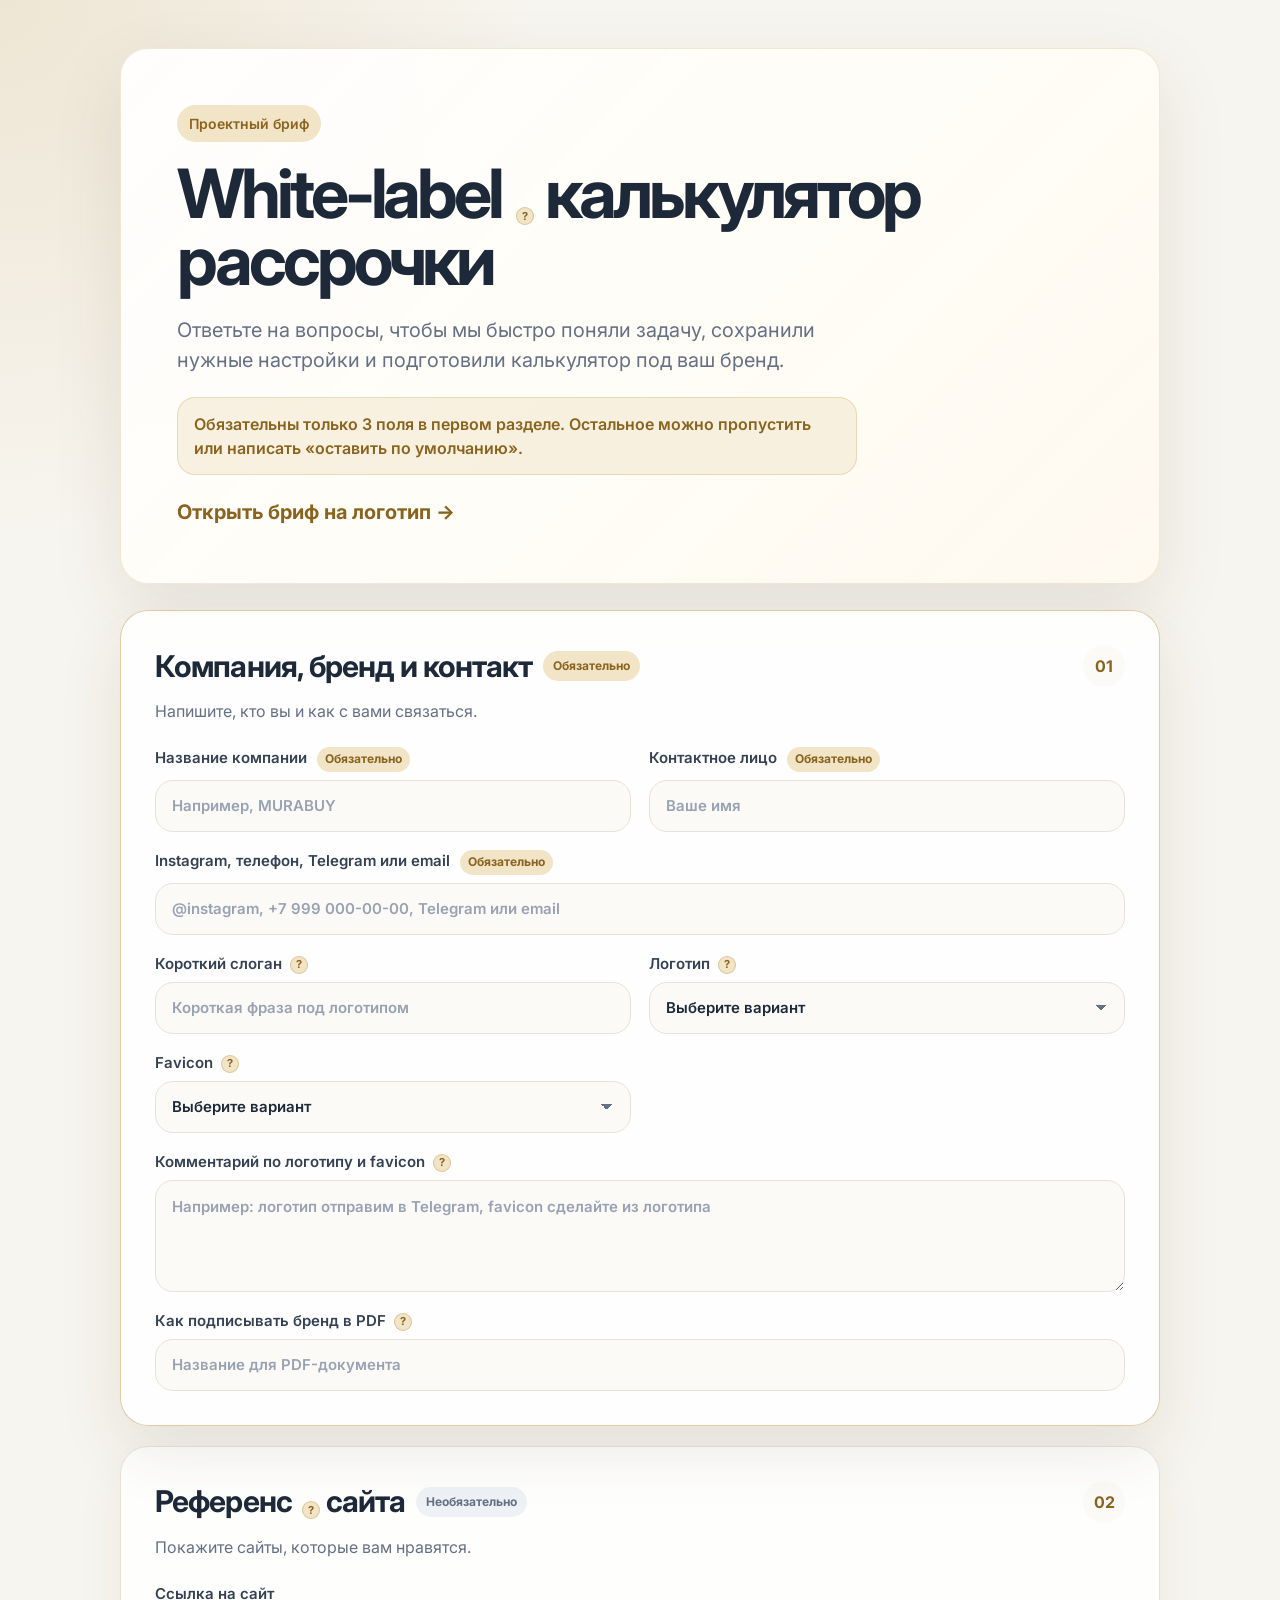
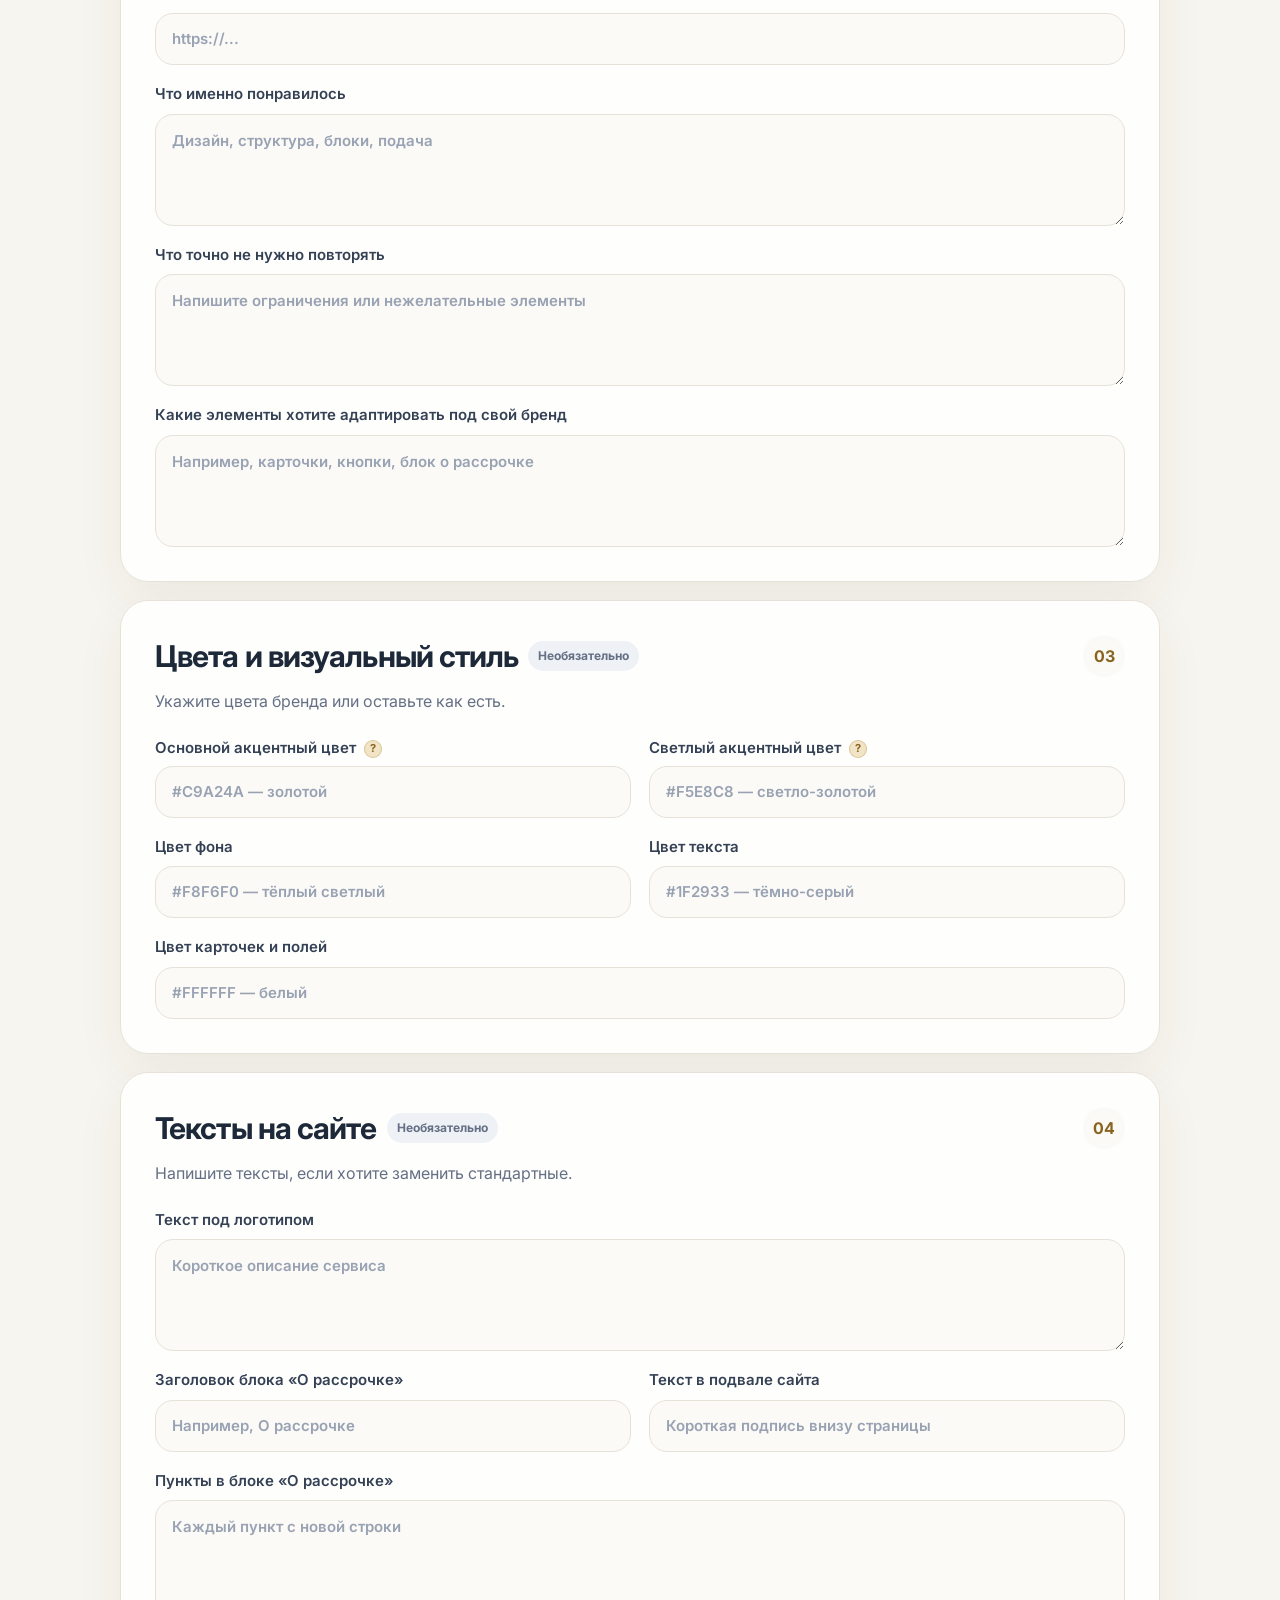
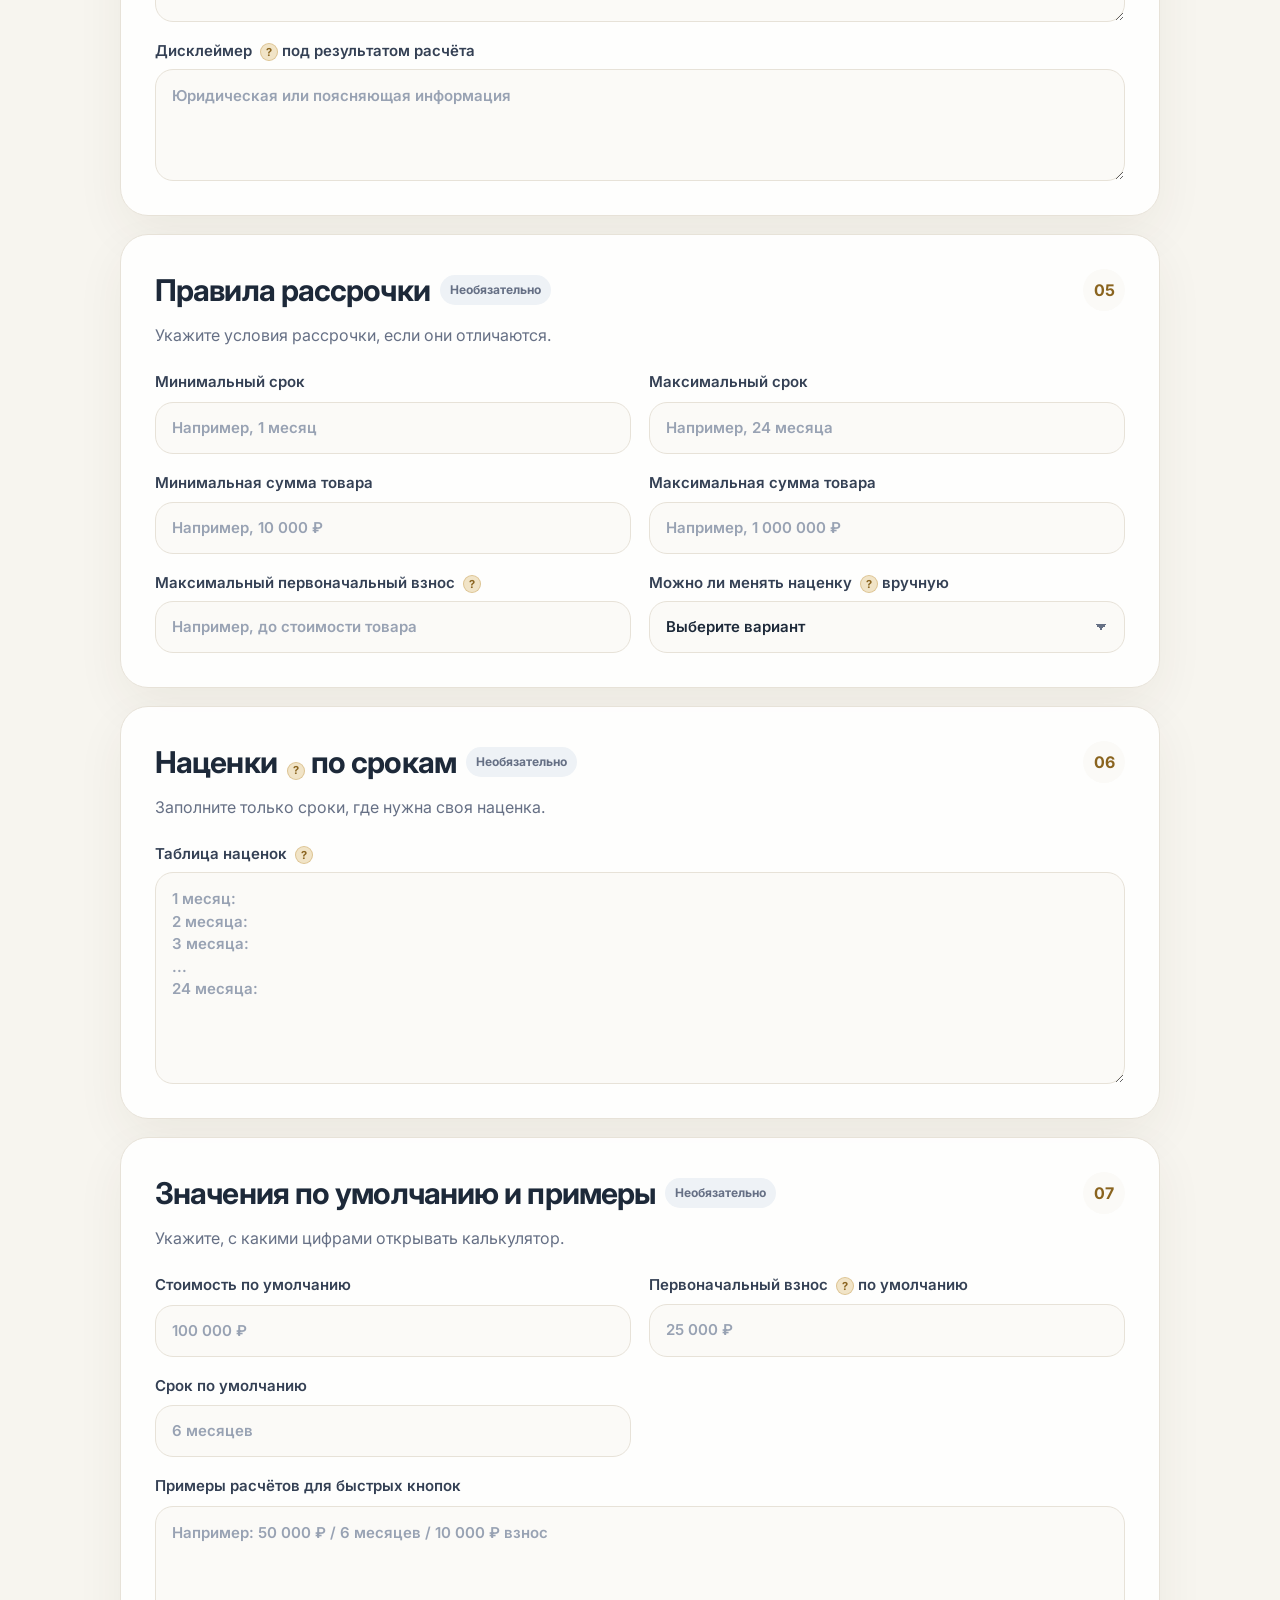
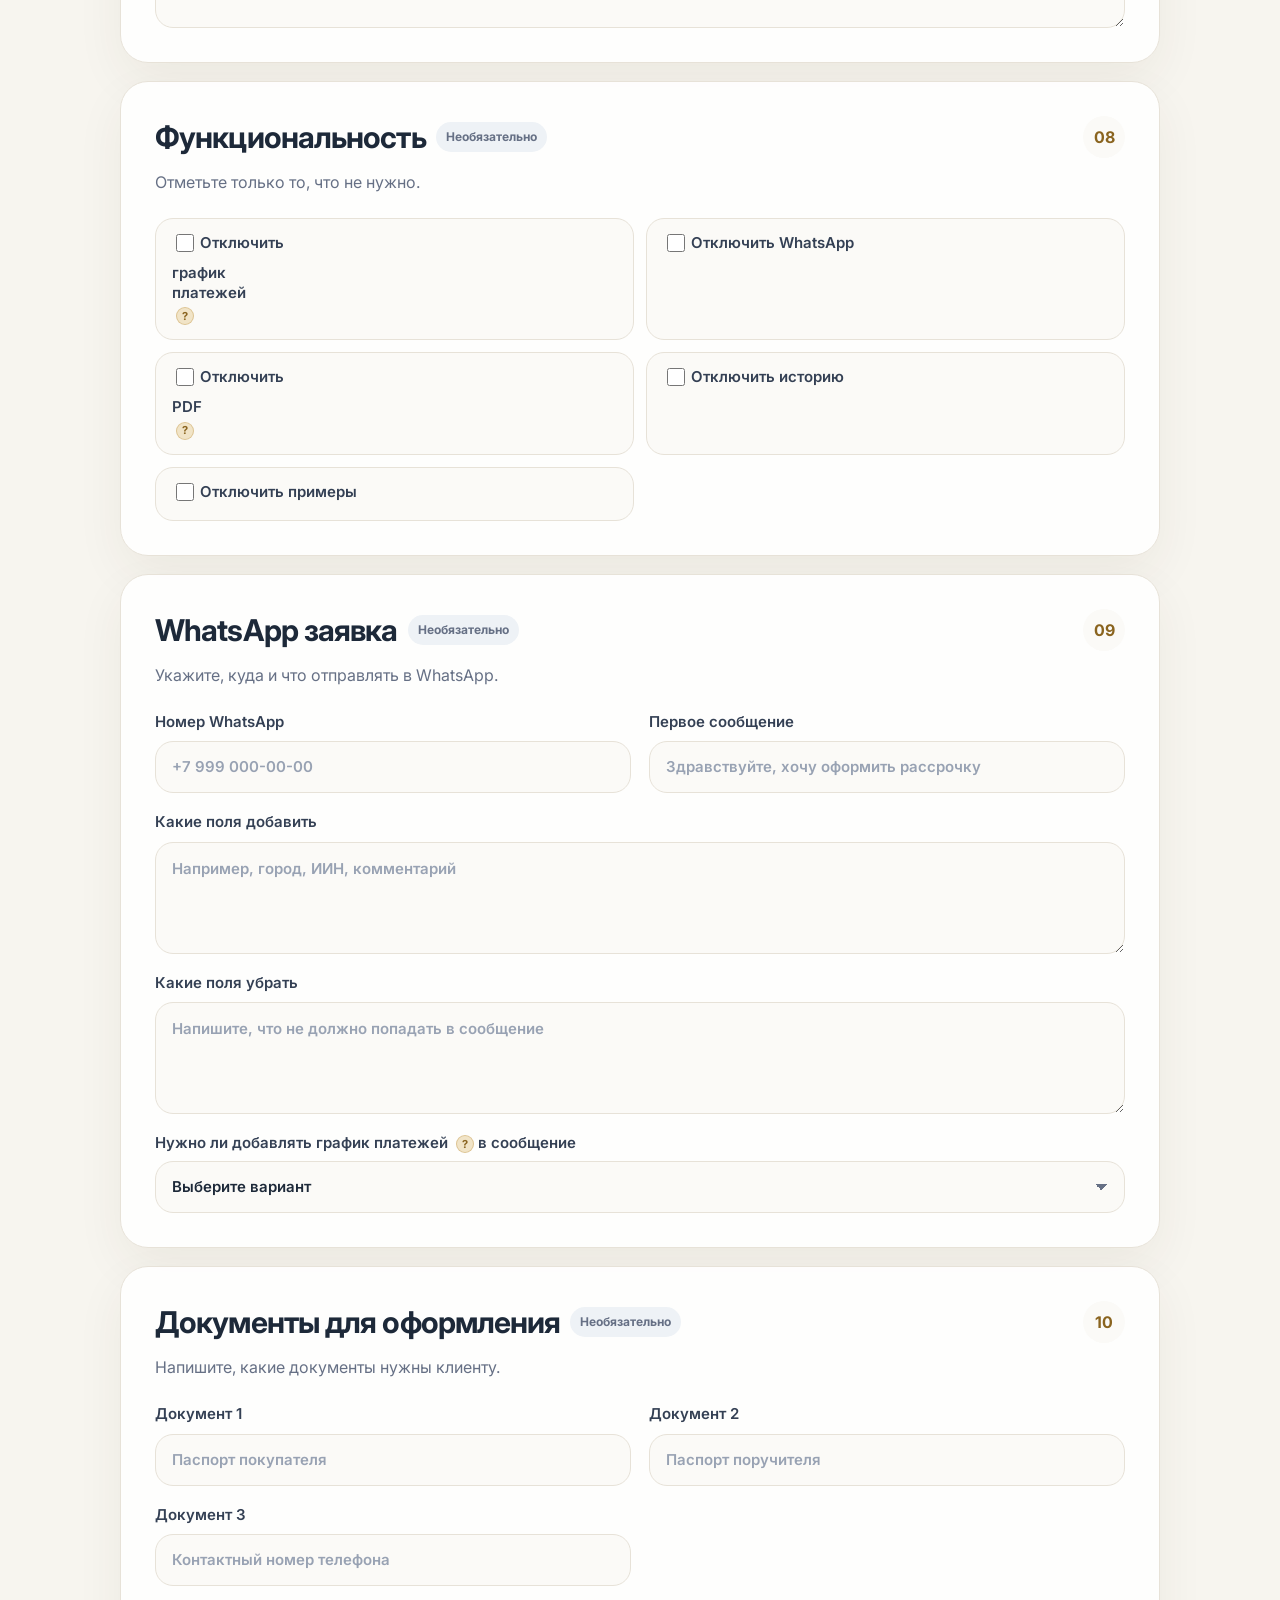
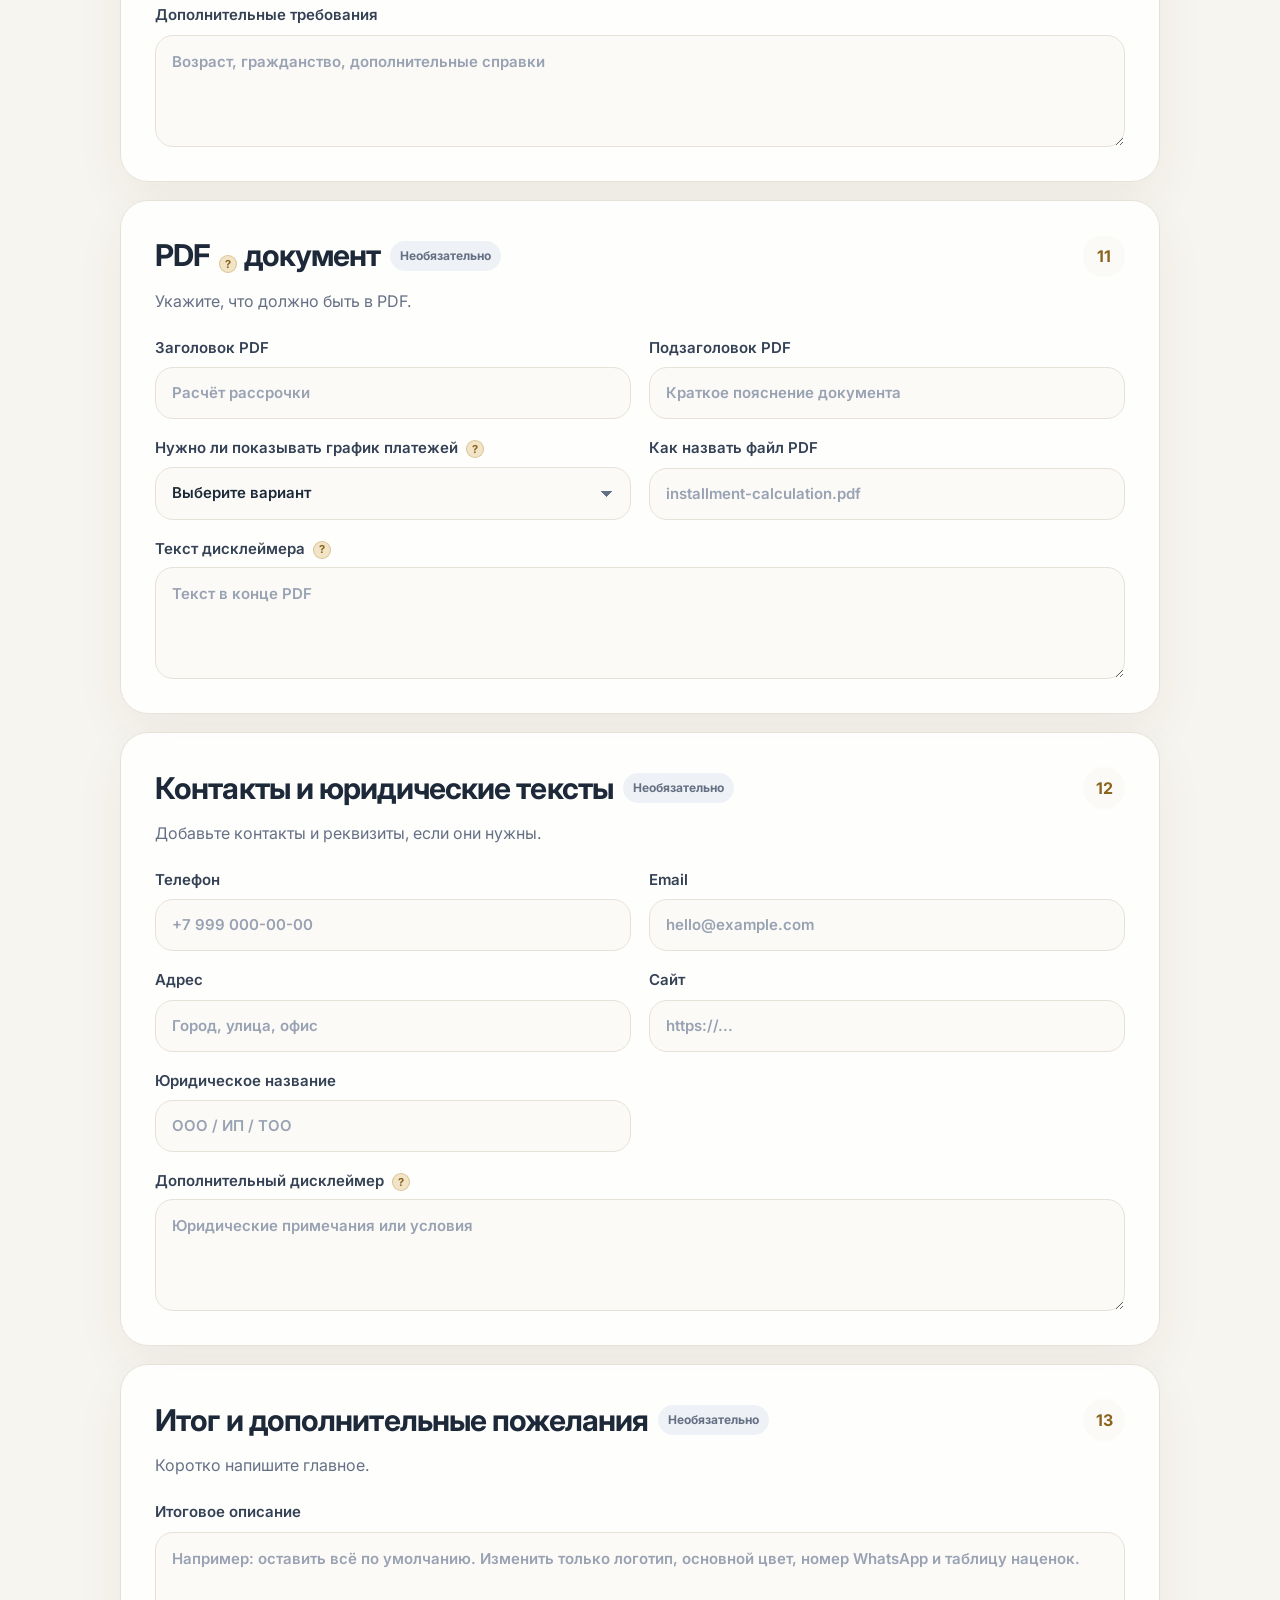
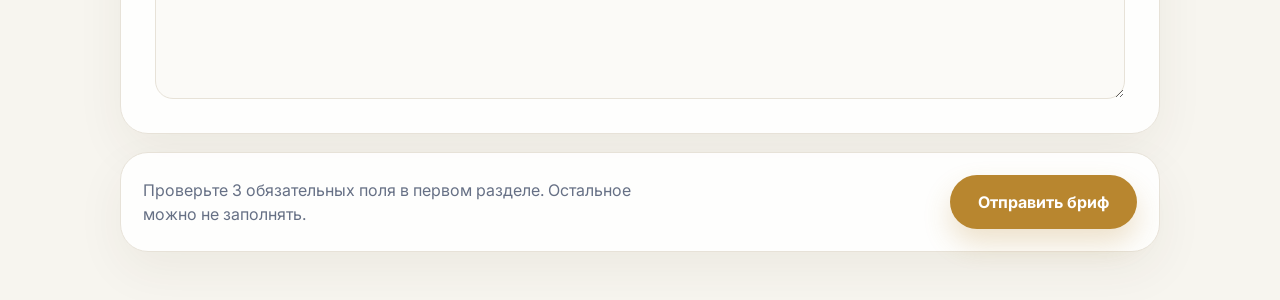
<file: index.html>
<!doctype html>
<html lang="ru">
  <head>
    <meta charset="UTF-8" />
    <meta name="viewport" content="width=device-width, initial-scale=1.0" />
    <title>Бриф для white-label калькулятора рассрочки</title>
    <link rel="preconnect" href="https://fonts.googleapis.com" />
    <link rel="preconnect" href="https://fonts.gstatic.com" crossorigin />
    <link
      href="https://fonts.googleapis.com/css2?family=Inter:wght@400;500;600;700&display=swap"
      rel="stylesheet"
    />
    <link rel="stylesheet" href="styles.css" />
  </head>
  <body>
    <main class="page">
      <section class="hero" aria-labelledby="page-title">
        <div class="hero__badge">Проектный бриф</div>
        <h1 id="page-title">
          <span class="term">
            White-label
            <button type="button" class="term-tip" aria-label="Что такое White-label" aria-expanded="false">
              <span aria-hidden="true">?</span>
            </button>
            <span class="term-tip__popup" role="tooltip">
              Готовый продукт под вашим брендом: своё название, логотип и цвета вместо чужих.
            </span>
          </span>
          калькулятор рассрочки
        </h1>
        <p>
          Ответьте на вопросы, чтобы мы быстро поняли задачу, сохранили нужные настройки
          и подготовили калькулятор под ваш бренд.
        </p>
        <p class="hero__hint">
          Обязательны только 3 поля в первом разделе. Остальное можно пропустить или написать
          «оставить по умолчанию».
        </p>
        <p>
          <a href="/logo/">Открыть бриф на логотип →</a>
        </p>
      </section>

      <nav class="brief-nav" aria-label="Навигация по брифу">
        <a href="#company" class="brief-nav__link is-active">Компания</a>
        <a href="#reference" class="brief-nav__link">Референс</a>
        <a href="#style" class="brief-nav__link">Стиль</a>
        <a href="#content" class="brief-nav__link">Тексты</a>
        <a href="#rules" class="brief-nav__link">Правила</a>
        <a href="#markup" class="brief-nav__link">Наценки</a>
        <a href="#defaults" class="brief-nav__link">Примеры</a>
        <a href="#features" class="brief-nav__link">Функции</a>
        <a href="#whatsapp" class="brief-nav__link">WhatsApp</a>
        <a href="#documents" class="brief-nav__link">Документы</a>
        <a href="#pdf" class="brief-nav__link">PDF</a>
        <a href="#contacts" class="brief-nav__link">Контакты</a>
        <a href="#summary" class="brief-nav__link">Итог</a>
      </nav>

      <form class="brief-form" id="brief-form">
        <section class="form-section" id="company" aria-labelledby="company-title">
          <div class="section-heading">
            <span class="section-number">01</span>
            <div>
              <div class="section-title">
                <h2 id="company-title">Компания, бренд и контакт</h2>
                <span class="section-meta section-meta--required">Обязательно</span>
              </div>
              <p>Напишите, кто вы и как с вами связаться.</p>
            </div>
          </div>

          <div class="form-grid">
            <label>
              <span class="field-label">Название компании <span class="required-badge">Обязательно</span></span>
              <input name="companyName" type="text" placeholder="Например, MURABUY" required />
            </label>
            <label>
              <span class="field-label">Контактное лицо <span class="required-badge">Обязательно</span></span>
              <input name="contactName" type="text" placeholder="Ваше имя" required />
            </label>
            <label class="form-grid__wide">
              <span class="field-label">Instagram, телефон, Telegram или email <span class="required-badge">Обязательно</span></span>
              <input name="contactInfo" type="text" placeholder="@instagram, +7 999 000-00-00, Telegram или email" required />
            </label>
            <label>
              <span class="field-label">
                <span class="term">
                  Короткий слоган
                  <button type="button" class="term-tip" aria-label="Что такое слоган" aria-expanded="false">
                    <span aria-hidden="true">?</span>
                  </button>
                  <span class="term-tip__popup" role="tooltip">
                    Короткая фраза рядом с брендом, которая передаёт суть сервиса.
                  </span>
                </span>
              </span>
              <input name="tagline" type="text" placeholder="Короткая фраза под логотипом" />
            </label>
            <label>
              <span class="field-label">
                <span class="term">
                  Логотип
                  <button type="button" class="term-tip" aria-label="Что такое логотип" aria-expanded="false">
                    <span aria-hidden="true">?</span>
                  </button>
                  <span class="term-tip__popup" role="tooltip">
                    Фирменный знак или название компании в шапке сайта и в документах.
                  </span>
                </span>
              </span>
              <select name="logoSource">
                <option value="">Выберите вариант</option>
                <option>Прикрепим файл отдельно</option>
                <option>Возьмите с нашего сайта</option>
                <option>Используйте текстовое название</option>
                <option>Подготовим позже</option>
                <option>Оставить по умолчанию</option>
              </select>
            </label>
            <label>
              <span class="field-label">
                <span class="term">
                  Favicon
                  <button type="button" class="term-tip" aria-label="Что такое Favicon" aria-expanded="false">
                    <span aria-hidden="true">?</span>
                  </button>
                  <span class="term-tip__popup" role="tooltip">
                    Маленькая иконка сайта на вкладке браузера и в закладках.
                  </span>
                </span>
              </span>
              <select name="faviconSource">
                <option value="">Выберите вариант</option>
                <option>Сделать из логотипа</option>
                <option>Прикрепим файл отдельно</option>
                <option>Не нужен</option>
                <option>Подготовим позже</option>
                <option>Оставить по умолчанию</option>
              </select>
            </label>
            <label class="form-grid__wide">
              <span class="field-label">
                Комментарий по логотипу и
                <span class="term">
                  favicon
                  <button type="button" class="term-tip" aria-label="Что такое favicon" aria-expanded="false">
                    <span aria-hidden="true">?</span>
                  </button>
                  <span class="term-tip__popup" role="tooltip">
                    Маленькая иконка сайта на вкладке браузера и в закладках.
                  </span>
                </span>
              </span>
              <textarea name="brandAssetsComment" rows="3" placeholder="Например: логотип отправим в Telegram, favicon сделайте из логотипа"></textarea>
            </label>
            <label class="form-grid__wide">
              <span class="field-label">
                Как подписывать бренд в
                <span class="term">
                  PDF
                  <button type="button" class="term-tip" aria-label="Что такое PDF" aria-expanded="false">
                    <span aria-hidden="true">?</span>
                  </button>
                  <span class="term-tip__popup" role="tooltip">
                    Документ с расчётом рассрочки, который можно скачать и отправить клиенту.
                  </span>
                </span>
              </span>
              <input name="pdfBrandName" type="text" placeholder="Название для PDF-документа" />
            </label>
          </div>
        </section>

        <section class="form-section" id="reference" aria-labelledby="reference-title">
          <div class="section-heading">
            <span class="section-number">02</span>
            <div>
              <div class="section-title">
                <h2 id="reference-title">
                  <span class="term">
                    Референс
                    <button type="button" class="term-tip" aria-label="Что такое референс" aria-expanded="false">
                      <span aria-hidden="true">?</span>
                    </button>
                    <span class="term-tip__popup" role="tooltip">
                      Пример сайта или дизайна, на который ориентируемся при сборке.
                    </span>
                  </span>
                  сайта
                </h2>
                <span class="section-meta">Необязательно</span>
              </div>
              <p>Покажите сайты, которые вам нравятся.</p>
            </div>
          </div>

          <div class="form-grid">
            <label class="form-grid__wide">
              Ссылка на сайт
              <input name="referenceUrl" type="url" placeholder="https://..." />
            </label>
            <label class="form-grid__wide">
              Что именно понравилось
              <textarea name="referenceLikes" rows="3" placeholder="Дизайн, структура, блоки, подача"></textarea>
            </label>
            <label class="form-grid__wide">
              Что точно не нужно повторять
              <textarea name="referenceDislikes" rows="3" placeholder="Напишите ограничения или нежелательные элементы"></textarea>
            </label>
            <label class="form-grid__wide">
              Какие элементы хотите адаптировать под свой бренд
              <textarea name="referenceAdapt" rows="3" placeholder="Например, карточки, кнопки, блок о рассрочке"></textarea>
            </label>
          </div>
        </section>

        <section class="form-section" id="style" aria-labelledby="style-title">
          <div class="section-heading">
            <span class="section-number">03</span>
            <div>
              <div class="section-title">
                <h2 id="style-title">Цвета и визуальный стиль</h2>
                <span class="section-meta">Необязательно</span>
              </div>
              <p>Укажите цвета бренда или оставьте как есть.</p>
            </div>
          </div>

          <div class="form-grid">
            <label>
              <span class="field-label">
                Основной
                <span class="term">
                  акцентный цвет
                  <button type="button" class="term-tip" aria-label="Что такое акцентный цвет" aria-expanded="false">
                    <span aria-hidden="true">?</span>
                  </button>
                  <span class="term-tip__popup" role="tooltip">
                    Главный фирменный цвет кнопок, ссылок и важных элементов интерфейса.
                  </span>
                </span>
              </span>
              <input name="primaryColor" type="text" placeholder="#C9A24A — золотой" />
            </label>
            <label>
              <span class="field-label">
                Светлый
                <span class="term">
                  акцентный цвет
                  <button type="button" class="term-tip" aria-label="Что такое светлый акцентный цвет" aria-expanded="false">
                    <span aria-hidden="true">?</span>
                  </button>
                  <span class="term-tip__popup" role="tooltip">
                    Более мягкий оттенок акцента для подложек, бейджей и второстепенных элементов.
                  </span>
                </span>
              </span>
              <input name="lightAccentColor" type="text" placeholder="#F5E8C8 — светло-золотой" />
            </label>
            <label>
              Цвет фона
              <input name="backgroundColor" type="text" placeholder="#F8F6F0 — тёплый светлый" />
            </label>
            <label>
              Цвет текста
              <input name="textColor" type="text" placeholder="#1F2933 — тёмно-серый" />
            </label>
            <label class="form-grid__wide">
              Цвет карточек и полей
              <input name="cardColor" type="text" placeholder="#FFFFFF — белый" />
            </label>
          </div>
        </section>

        <section class="form-section" id="content" aria-labelledby="content-title">
          <div class="section-heading">
            <span class="section-number">04</span>
            <div>
              <div class="section-title">
                <h2 id="content-title">Тексты на сайте</h2>
                <span class="section-meta">Необязательно</span>
              </div>
              <p>Напишите тексты, если хотите заменить стандартные.</p>
            </div>
          </div>

          <div class="form-grid">
            <label class="form-grid__wide">
              Текст под логотипом
              <textarea name="logoText" rows="3" placeholder="Короткое описание сервиса"></textarea>
            </label>
            <label>
              Заголовок блока «О рассрочке»
              <input name="installmentTitle" type="text" placeholder="Например, О рассрочке" />
            </label>
            <label>
              Текст в подвале сайта
              <input name="footerText" type="text" placeholder="Короткая подпись внизу страницы" />
            </label>
            <label class="form-grid__wide">
              Пункты в блоке «О рассрочке»
              <textarea name="installmentPoints" rows="4" placeholder="Каждый пункт с новой строки"></textarea>
            </label>
            <label class="form-grid__wide">
              <span class="field-label">
                <span class="term">
                  Дисклеймер
                  <button type="button" class="term-tip" aria-label="Что такое дисклеймер" aria-expanded="false">
                    <span aria-hidden="true">?</span>
                  </button>
                  <span class="term-tip__popup" role="tooltip">
                    Короткое юридическое или поясняющее предупреждение под результатом расчёта.
                  </span>
                </span>
                под результатом расчёта
              </span>
              <textarea name="resultDisclaimer" rows="3" placeholder="Юридическая или поясняющая информация"></textarea>
            </label>
          </div>
        </section>

        <section class="form-section" id="rules" aria-labelledby="rules-title">
          <div class="section-heading">
            <span class="section-number">05</span>
            <div>
              <div class="section-title">
                <h2 id="rules-title">Правила рассрочки</h2>
                <span class="section-meta">Необязательно</span>
              </div>
              <p>Укажите условия рассрочки, если они отличаются.</p>
            </div>
          </div>

          <div class="form-grid">
            <label>
              Минимальный срок
              <input name="minTerm" type="text" placeholder="Например, 1 месяц" />
            </label>
            <label>
              Максимальный срок
              <input name="maxTerm" type="text" placeholder="Например, 24 месяца" />
            </label>
            <label>
              Минимальная сумма товара
              <input name="minAmount" type="text" placeholder="Например, 10 000 ₽" />
            </label>
            <label>
              Максимальная сумма товара
              <input name="maxAmount" type="text" placeholder="Например, 1 000 000 ₽" />
            </label>
            <label>
              <span class="field-label">
                Максимальный
                <span class="term">
                  первоначальный взнос
                  <button type="button" class="term-tip" aria-label="Что такое первоначальный взнос" aria-expanded="false">
                    <span aria-hidden="true">?</span>
                  </button>
                  <span class="term-tip__popup" role="tooltip">
                    Сумма, которую клиент платит сразу при оформлении рассрочки.
                  </span>
                </span>
              </span>
              <input name="maxInitialPayment" type="text" placeholder="Например, до стоимости товара" />
            </label>
            <label>
              <span class="field-label">
                Можно ли менять
                <span class="term">
                  наценку
                  <button type="button" class="term-tip" aria-label="Что такое наценка" aria-expanded="false">
                    <span aria-hidden="true">?</span>
                  </button>
                  <span class="term-tip__popup" role="tooltip">
                    Доплата к стоимости товара за выбранный срок рассрочки.
                  </span>
                </span>
                вручную
              </span>
              <select name="manualMarkup">
                <option value="">Выберите вариант</option>
                <option>Да</option>
                <option>Нет</option>
                <option>Оставить по умолчанию</option>
              </select>
            </label>
          </div>
        </section>

        <section class="form-section" id="markup" aria-labelledby="markup-title">
          <div class="section-heading">
            <span class="section-number">06</span>
            <div>
              <div class="section-title">
                <h2 id="markup-title">
                  <span class="term">
                    Наценки
                    <button type="button" class="term-tip" aria-label="Что такое наценки" aria-expanded="false">
                      <span aria-hidden="true">?</span>
                    </button>
                    <span class="term-tip__popup" role="tooltip">
                      Доплата к стоимости товара за выбранный срок рассрочки.
                    </span>
                  </span>
                  по срокам
                </h2>
                <span class="section-meta">Необязательно</span>
              </div>
              <p>Заполните только сроки, где нужна своя наценка.</p>
            </div>
          </div>

          <label>
            <span class="field-label">
              Таблица
              <span class="term">
                наценок
                <button type="button" class="term-tip" aria-label="Что такое таблица наценок" aria-expanded="false">
                  <span aria-hidden="true">?</span>
                </button>
                <span class="term-tip__popup" role="tooltip">
                  Список сроков и процента или суммы доплаты за каждый срок рассрочки.
                </span>
              </span>
            </span>
            <textarea
              name="markupTable"
              rows="8"
              placeholder="1 месяц:&#10;2 месяца:&#10;3 месяца:&#10;...&#10;24 месяца:"
            ></textarea>
          </label>
        </section>

        <section class="form-section" id="defaults" aria-labelledby="defaults-title">
          <div class="section-heading">
            <span class="section-number">07</span>
            <div>
              <div class="section-title">
                <h2 id="defaults-title">Значения по умолчанию и примеры</h2>
                <span class="section-meta">Необязательно</span>
              </div>
              <p>Укажите, с какими цифрами открывать калькулятор.</p>
            </div>
          </div>

          <div class="form-grid">
            <label>
              Стоимость по умолчанию
              <input name="defaultAmount" type="text" placeholder="100 000 ₽" />
            </label>
            <label>
              <span class="field-label">
                <span class="term">
                  Первоначальный взнос
                  <button type="button" class="term-tip" aria-label="Что такое первоначальный взнос" aria-expanded="false">
                    <span aria-hidden="true">?</span>
                  </button>
                  <span class="term-tip__popup" role="tooltip">
                    Сумма, которую клиент платит сразу при оформлении рассрочки.
                  </span>
                </span>
                по умолчанию
              </span>
              <input name="defaultInitialPayment" type="text" placeholder="25 000 ₽" />
            </label>
            <label>
              Срок по умолчанию
              <input name="defaultTerm" type="text" placeholder="6 месяцев" />
            </label>
            <label class="form-grid__wide">
              Примеры расчётов для быстрых кнопок
              <textarea name="quickExamples" rows="4" placeholder="Например: 50 000 ₽ / 6 месяцев / 10 000 ₽ взнос"></textarea>
            </label>
          </div>
        </section>

        <section class="form-section" id="features" aria-labelledby="features-title">
          <div class="section-heading">
            <span class="section-number">08</span>
            <div>
              <div class="section-title">
                <h2 id="features-title">Функциональность</h2>
                <span class="section-meta">Необязательно</span>
              </div>
              <p>Отметьте только то, что не нужно.</p>
            </div>
          </div>

          <div class="checkbox-grid">
            <label>
              <input name="disabledFeatures" type="checkbox" value="График платежей" />
              Отключить
              <span class="term">
                график платежей
                <button type="button" class="term-tip" aria-label="Что такое график платежей" aria-expanded="false">
                  <span aria-hidden="true">?</span>
                </button>
                <span class="term-tip__popup" role="tooltip">
                  Таблица: сколько и когда клиент платит по месяцам.
                </span>
              </span>
            </label>
            <label><input name="disabledFeatures" type="checkbox" value="WhatsApp" /> Отключить WhatsApp</label>
            <label>
              <input name="disabledFeatures" type="checkbox" value="PDF" />
              Отключить
              <span class="term">
                PDF
                <button type="button" class="term-tip" aria-label="Что такое PDF" aria-expanded="false">
                  <span aria-hidden="true">?</span>
                </button>
                <span class="term-tip__popup" role="tooltip">
                  Документ с расчётом рассрочки, который можно скачать и отправить клиенту.
                </span>
              </span>
            </label>
            <label><input name="disabledFeatures" type="checkbox" value="История" /> Отключить историю</label>
            <label><input name="disabledFeatures" type="checkbox" value="Примеры" /> Отключить примеры</label>
          </div>
        </section>

        <section class="form-section" id="whatsapp" aria-labelledby="whatsapp-title">
          <div class="section-heading">
            <span class="section-number">09</span>
            <div>
              <div class="section-title">
                <h2 id="whatsapp-title">WhatsApp заявка</h2>
                <span class="section-meta">Необязательно</span>
              </div>
              <p>Укажите, куда и что отправлять в WhatsApp.</p>
            </div>
          </div>

          <div class="form-grid">
            <label>
              Номер WhatsApp
              <input name="whatsappPhone" type="tel" placeholder="+7 999 000-00-00" />
            </label>
            <label>
              Первое сообщение
              <input name="whatsappMessage" type="text" placeholder="Здравствуйте, хочу оформить рассрочку" />
            </label>
            <label class="form-grid__wide">
              Какие поля добавить
              <textarea name="whatsappAddFields" rows="3" placeholder="Например, город, ИИН, комментарий"></textarea>
            </label>
            <label class="form-grid__wide">
              Какие поля убрать
              <textarea name="whatsappRemoveFields" rows="3" placeholder="Напишите, что не должно попадать в сообщение"></textarea>
            </label>
            <label class="form-grid__wide">
              <span class="field-label">
                Нужно ли добавлять
                <span class="term">
                  график платежей
                  <button type="button" class="term-tip" aria-label="Что такое график платежей" aria-expanded="false">
                    <span aria-hidden="true">?</span>
                  </button>
                  <span class="term-tip__popup" role="tooltip">
                    Таблица: сколько и когда клиент платит по месяцам.
                  </span>
                </span>
                в сообщение
              </span>
              <select name="whatsappSchedule">
                <option value="">Выберите вариант</option>
                <option>Да</option>
                <option>Нет</option>
                <option>Оставить по умолчанию</option>
              </select>
            </label>
          </div>
        </section>

        <section class="form-section" id="documents" aria-labelledby="documents-title">
          <div class="section-heading">
            <span class="section-number">10</span>
            <div>
              <div class="section-title">
                <h2 id="documents-title">Документы для оформления</h2>
                <span class="section-meta">Необязательно</span>
              </div>
              <p>Напишите, какие документы нужны клиенту.</p>
            </div>
          </div>

          <div class="form-grid">
            <label>
              Документ 1
              <input name="documentOne" type="text" placeholder="Паспорт покупателя" />
            </label>
            <label>
              Документ 2
              <input name="documentTwo" type="text" placeholder="Паспорт поручителя" />
            </label>
            <label>
              Документ 3
              <input name="documentThree" type="text" placeholder="Контактный номер телефона" />
            </label>
            <label class="form-grid__wide">
              Дополнительные требования
              <textarea name="documentRequirements" rows="3" placeholder="Возраст, гражданство, дополнительные справки"></textarea>
            </label>
          </div>
        </section>

        <section class="form-section" id="pdf" aria-labelledby="pdf-title">
          <div class="section-heading">
            <span class="section-number">11</span>
            <div>
              <div class="section-title">
                <h2 id="pdf-title">
                  <span class="term">
                    PDF
                    <button type="button" class="term-tip" aria-label="Что такое PDF" aria-expanded="false">
                      <span aria-hidden="true">?</span>
                    </button>
                    <span class="term-tip__popup" role="tooltip">
                      Документ с расчётом рассрочки, который можно скачать и отправить клиенту.
                    </span>
                  </span>
                  документ
                </h2>
                <span class="section-meta">Необязательно</span>
              </div>
              <p>Укажите, что должно быть в PDF.</p>
            </div>
          </div>

          <div class="form-grid">
            <label>
              Заголовок PDF
              <input name="pdfTitle" type="text" placeholder="Расчёт рассрочки" />
            </label>
            <label>
              Подзаголовок PDF
              <input name="pdfSubtitle" type="text" placeholder="Краткое пояснение документа" />
            </label>
            <label>
              <span class="field-label">
                Нужно ли показывать
                <span class="term">
                  график платежей
                  <button type="button" class="term-tip" aria-label="Что такое график платежей" aria-expanded="false">
                    <span aria-hidden="true">?</span>
                  </button>
                  <span class="term-tip__popup" role="tooltip">
                    Таблица: сколько и когда клиент платит по месяцам.
                  </span>
                </span>
              </span>
              <select name="pdfSchedule">
                <option value="">Выберите вариант</option>
                <option>Да</option>
                <option>Нет</option>
                <option>Оставить по умолчанию</option>
              </select>
            </label>
            <label>
              Как назвать файл PDF
              <input name="pdfFileName" type="text" placeholder="installment-calculation.pdf" />
            </label>
            <label class="form-grid__wide">
              <span class="field-label">
                Текст
                <span class="term">
                  дисклеймера
                  <button type="button" class="term-tip" aria-label="Что такое дисклеймер" aria-expanded="false">
                    <span aria-hidden="true">?</span>
                  </button>
                  <span class="term-tip__popup" role="tooltip">
                    Короткое юридическое или поясняющее предупреждение в конце PDF.
                  </span>
                </span>
              </span>
              <textarea name="pdfDisclaimer" rows="3" placeholder="Текст в конце PDF"></textarea>
            </label>
          </div>
        </section>

        <section class="form-section" id="contacts" aria-labelledby="contacts-title">
          <div class="section-heading">
            <span class="section-number">12</span>
            <div>
              <div class="section-title">
                <h2 id="contacts-title">Контакты и юридические тексты</h2>
                <span class="section-meta">Необязательно</span>
              </div>
              <p>Добавьте контакты и реквизиты, если они нужны.</p>
            </div>
          </div>

          <div class="form-grid">
            <label>
              Телефон
              <input name="phone" type="tel" placeholder="+7 999 000-00-00" />
            </label>
            <label>
              Email
              <input name="email" type="email" placeholder="hello@example.com" />
            </label>
            <label>
              Адрес
              <input name="address" type="text" placeholder="Город, улица, офис" />
            </label>
            <label>
              Сайт
              <input name="website" type="url" placeholder="https://..." />
            </label>
            <label>
              Юридическое название
              <input name="legalName" type="text" placeholder="ООО / ИП / ТОО" />
            </label>
            <label class="form-grid__wide">
              <span class="field-label">
                Дополнительный
                <span class="term">
                  дисклеймер
                  <button type="button" class="term-tip" aria-label="Что такое дисклеймер" aria-expanded="false">
                    <span aria-hidden="true">?</span>
                  </button>
                  <span class="term-tip__popup" role="tooltip">
                    Юридическое или поясняющее предупреждение в контактах и реквизитах.
                  </span>
                </span>
              </span>
              <textarea name="legalDisclaimer" rows="3" placeholder="Юридические примечания или условия"></textarea>
            </label>
          </div>
        </section>

        <section class="form-section" id="summary" aria-labelledby="summary-title">
          <div class="section-heading">
            <span class="section-number">13</span>
            <div>
              <div class="section-title">
                <h2 id="summary-title">Итог и дополнительные пожелания</h2>
                <span class="section-meta">Необязательно</span>
              </div>
              <p>Коротко напишите главное.</p>
            </div>
          </div>

          <label>
            Итоговое описание
            <textarea
              name="summary"
              rows="6"
              placeholder="Например: оставить всё по умолчанию. Изменить только логотип, основной цвет, номер WhatsApp и таблицу наценок."
            ></textarea>
          </label>
        </section>

        <div class="form-actions">
          <div>
            <p>Проверьте 3 обязательных поля в первом разделе. Остальное можно не заполнять.</p>
            <p class="form-status" id="form-status" role="status"></p>
          </div>
          <button type="submit" id="submit-button">Отправить бриф</button>
        </div>
      </form>

      <section
        class="success-message"
        id="success-message"
        role="dialog"
        aria-modal="true"
        aria-labelledby="success-title"
        hidden
      >
        <div class="success-message__card">
          <span>Готово</span>
          <h2 id="success-title">Спасибо! Мы получили ваш бриф и скоро свяжемся с вами.</h2>
          <p>Если нужно что-то дополнить, вы можете вернуться к форме и отправить обновлённую версию.</p>
          <button type="button" id="edit-brief">Вернуться к форме</button>
        </div>
      </section>
    </main>

    <script src="script.js"></script>
  </body>
</html>
</file>
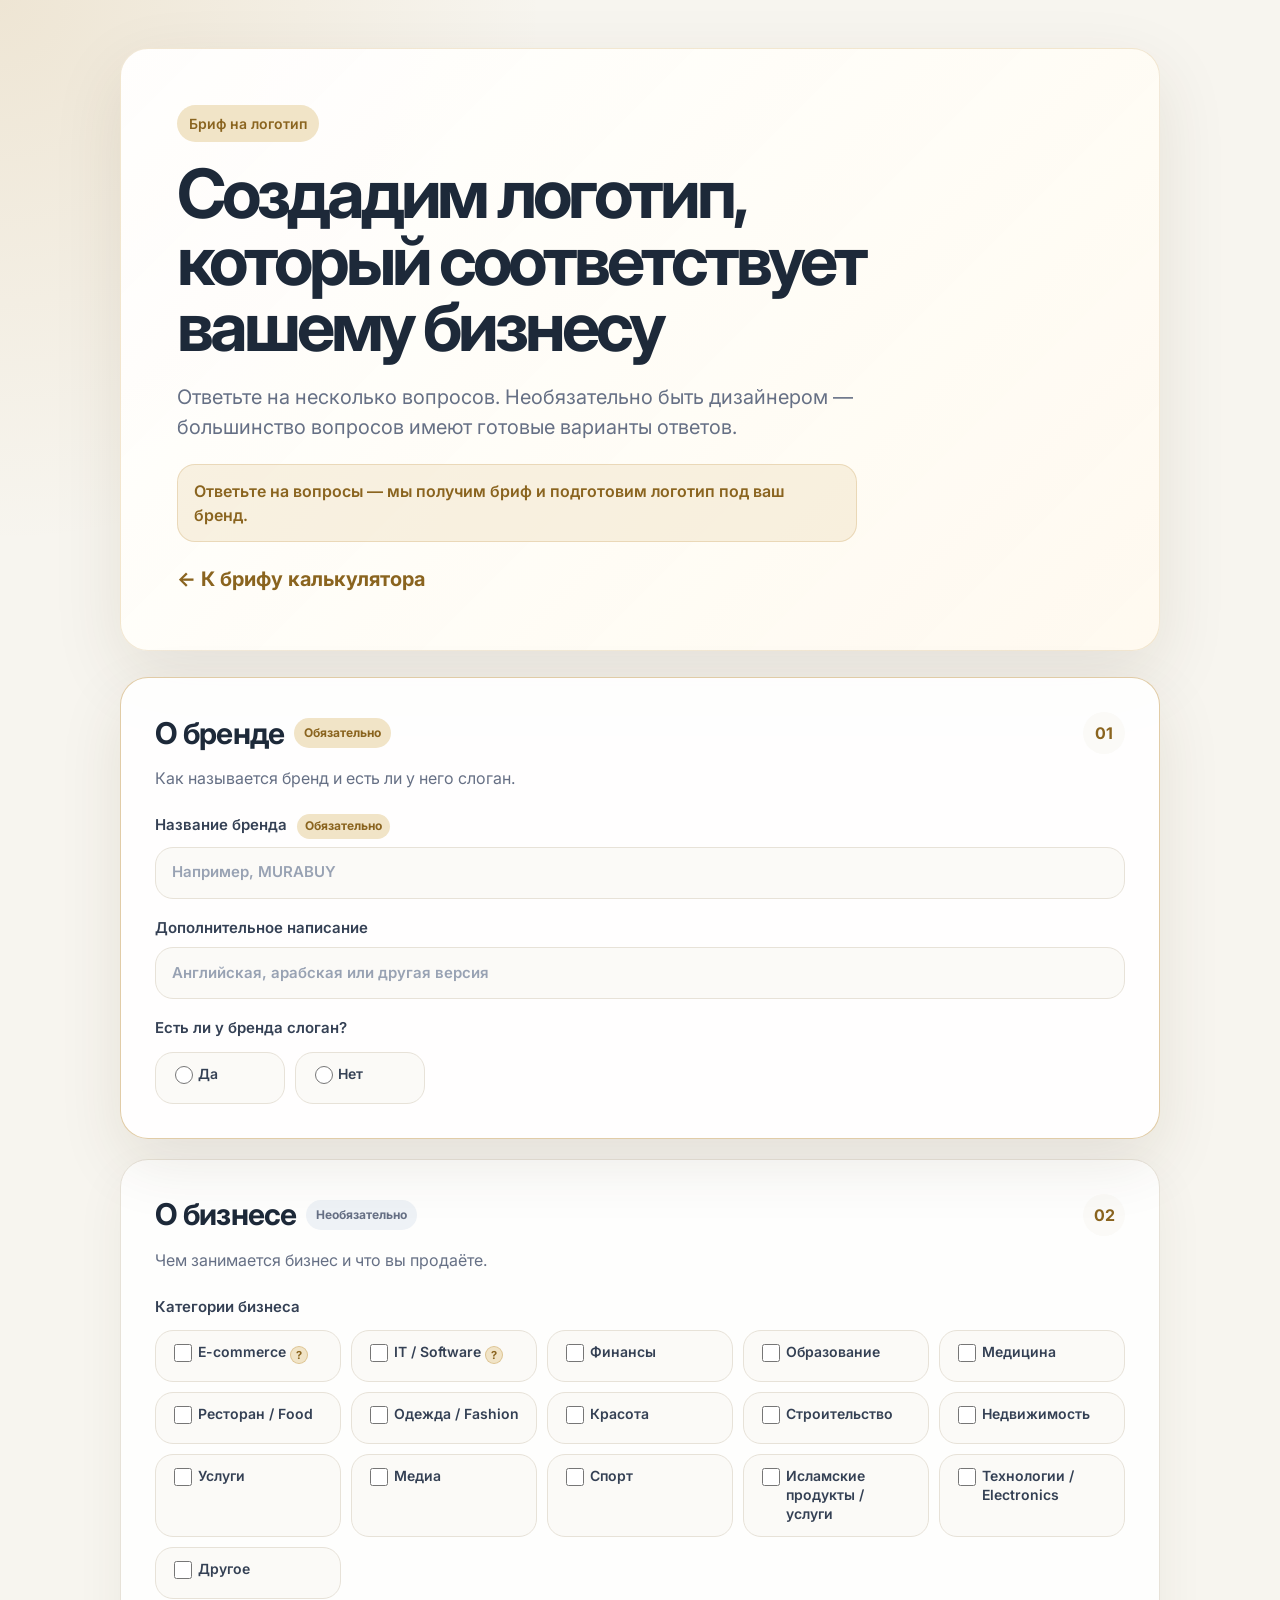
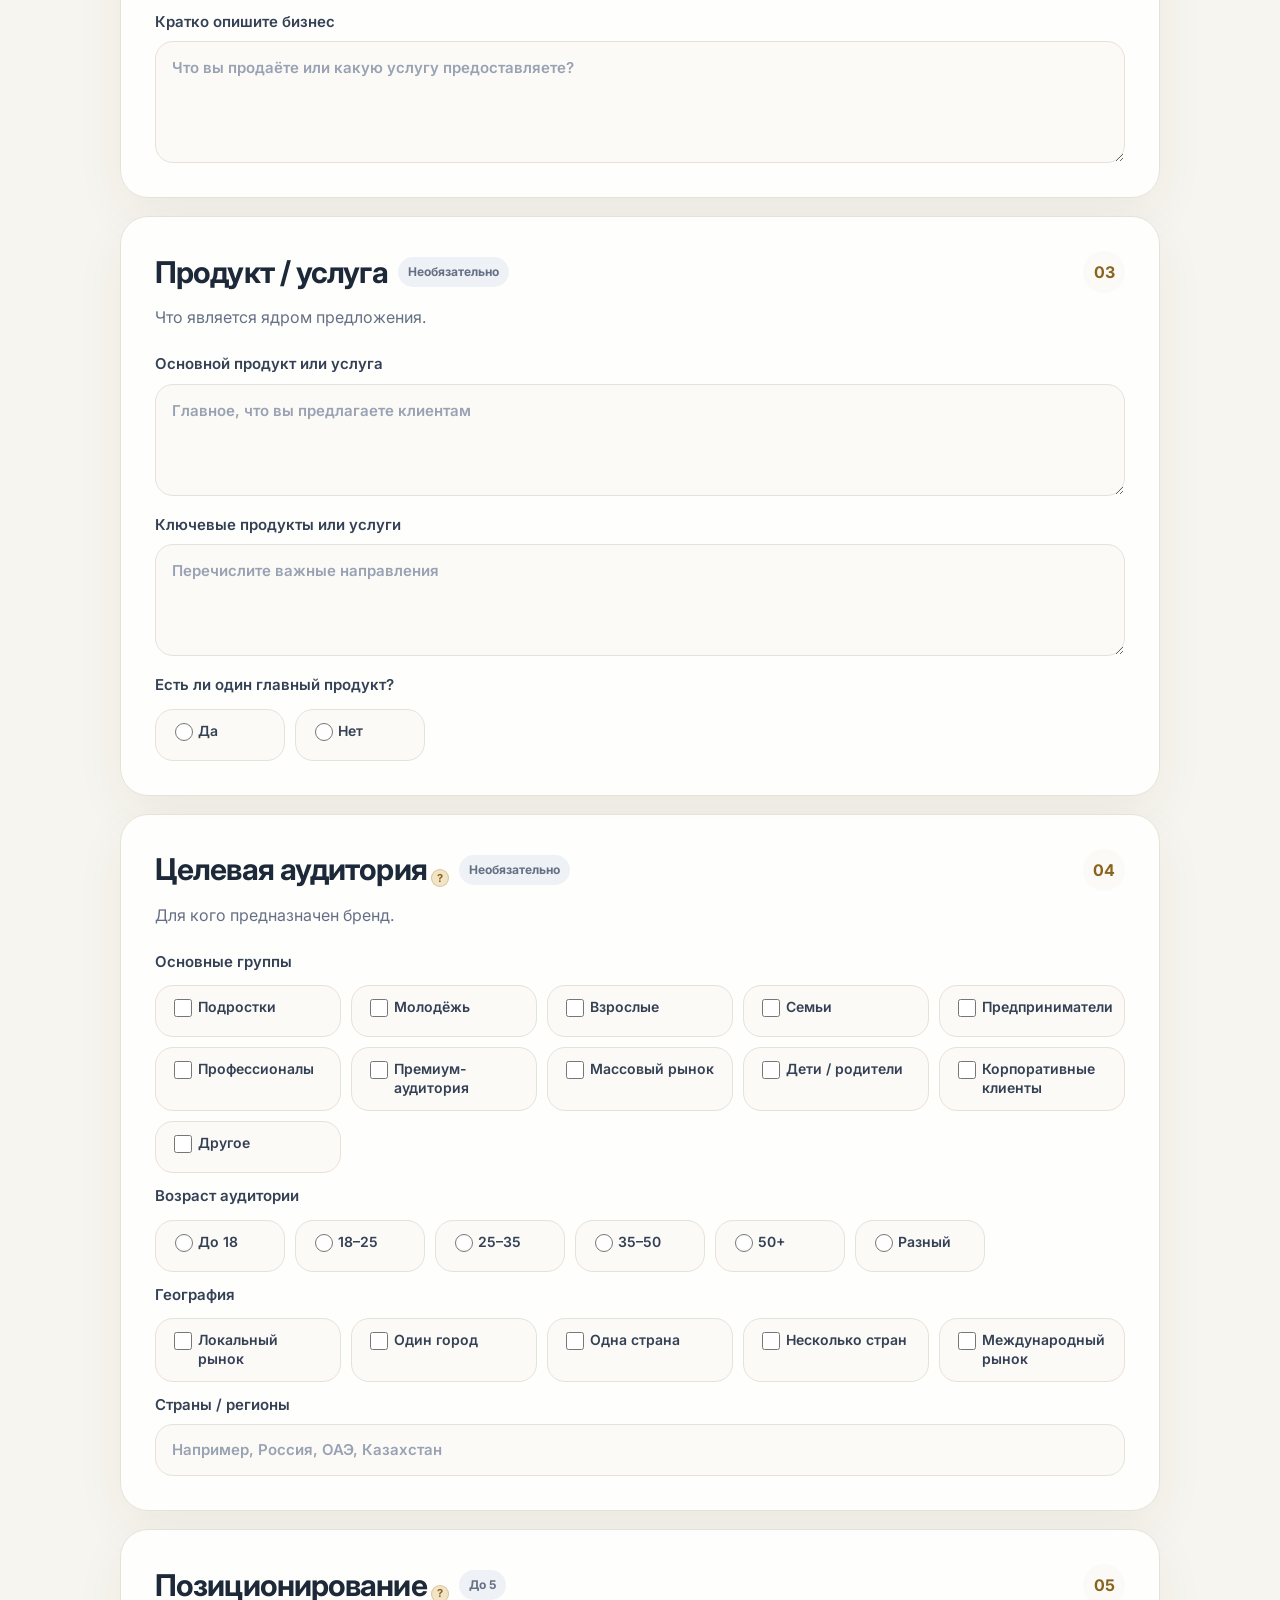
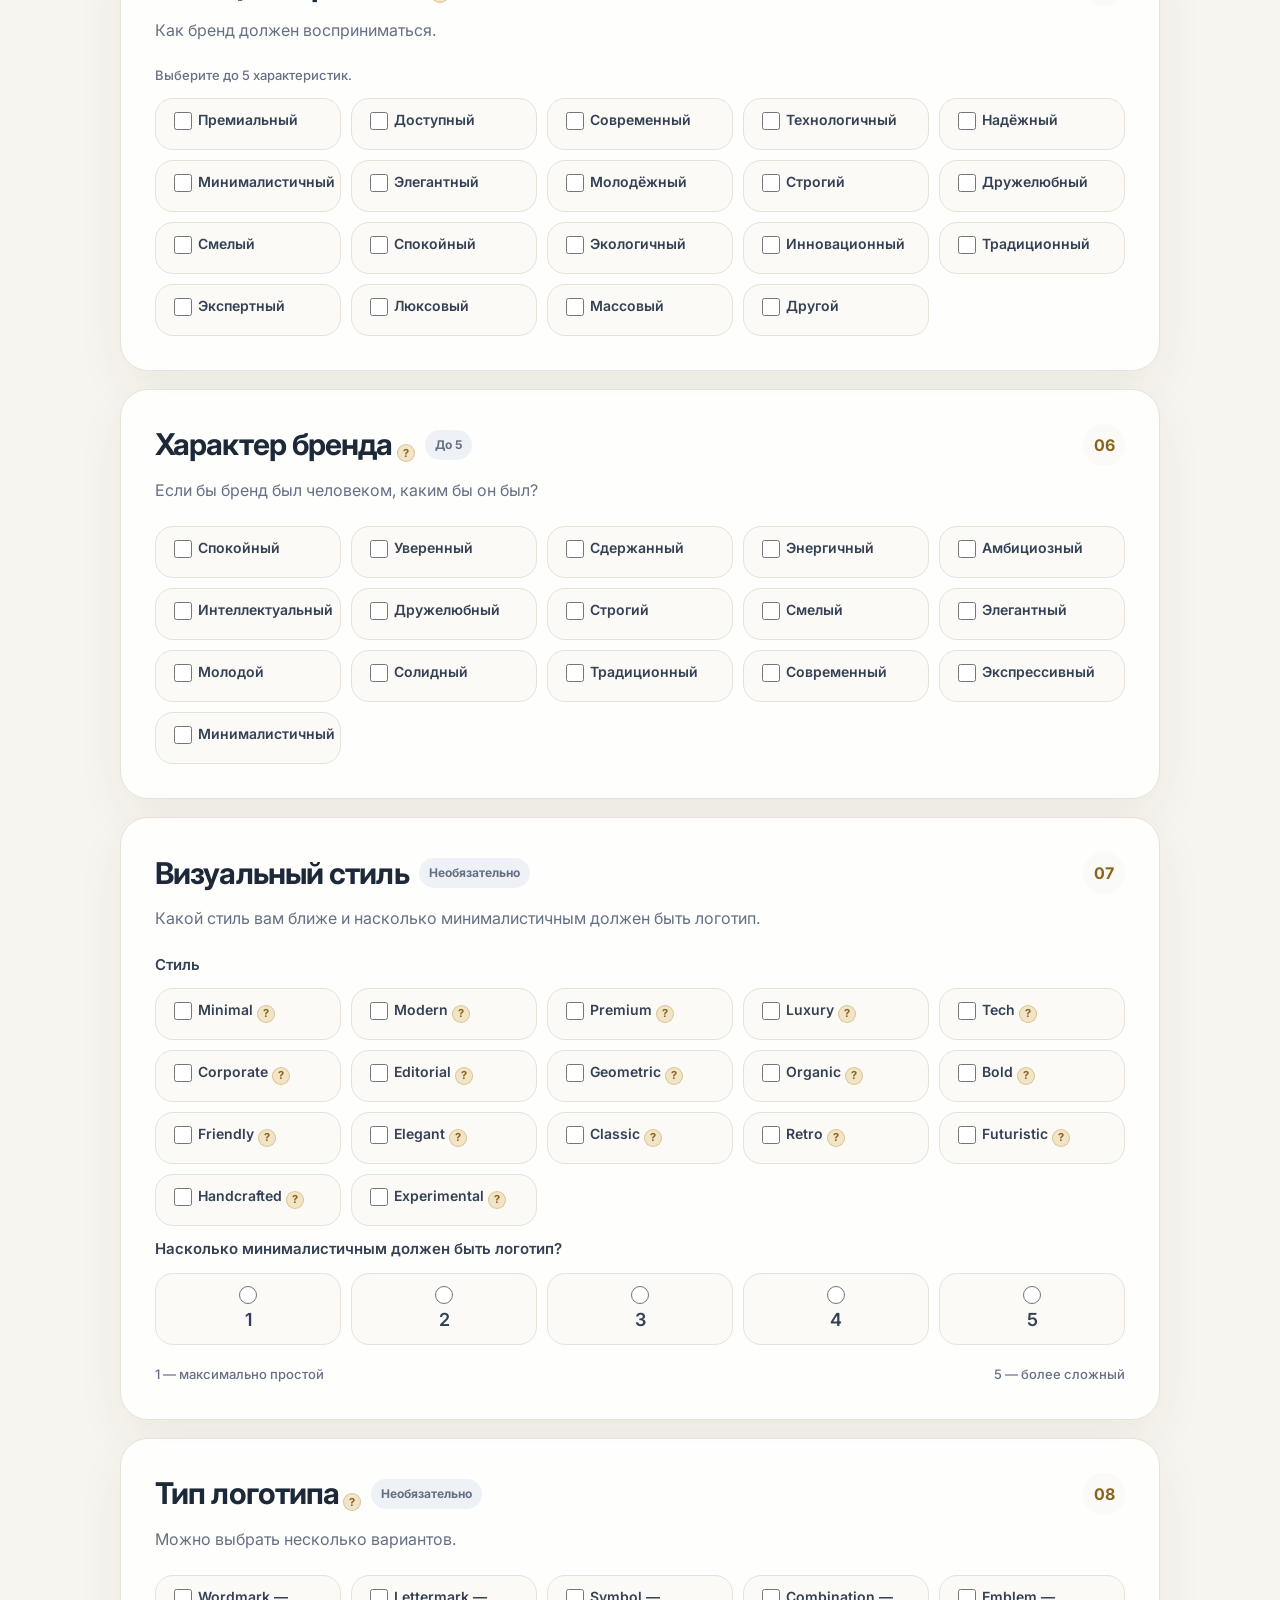
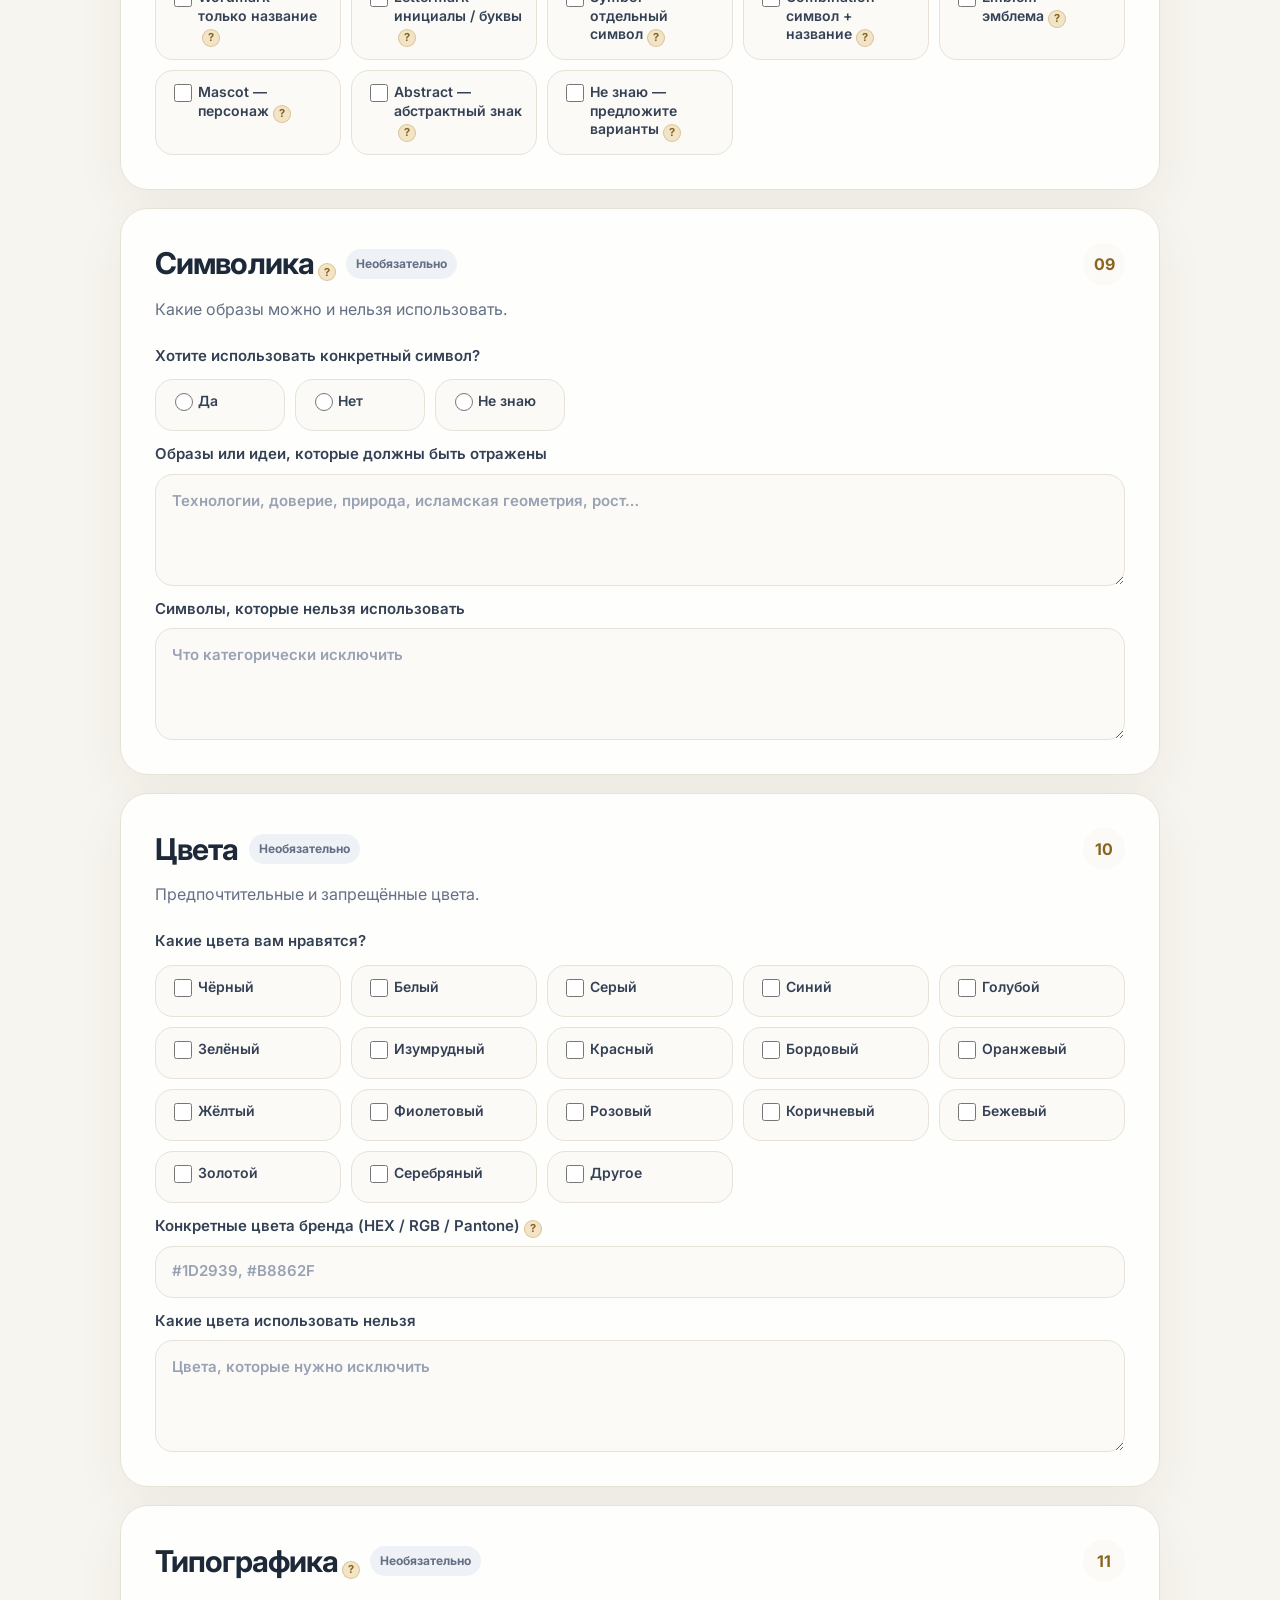
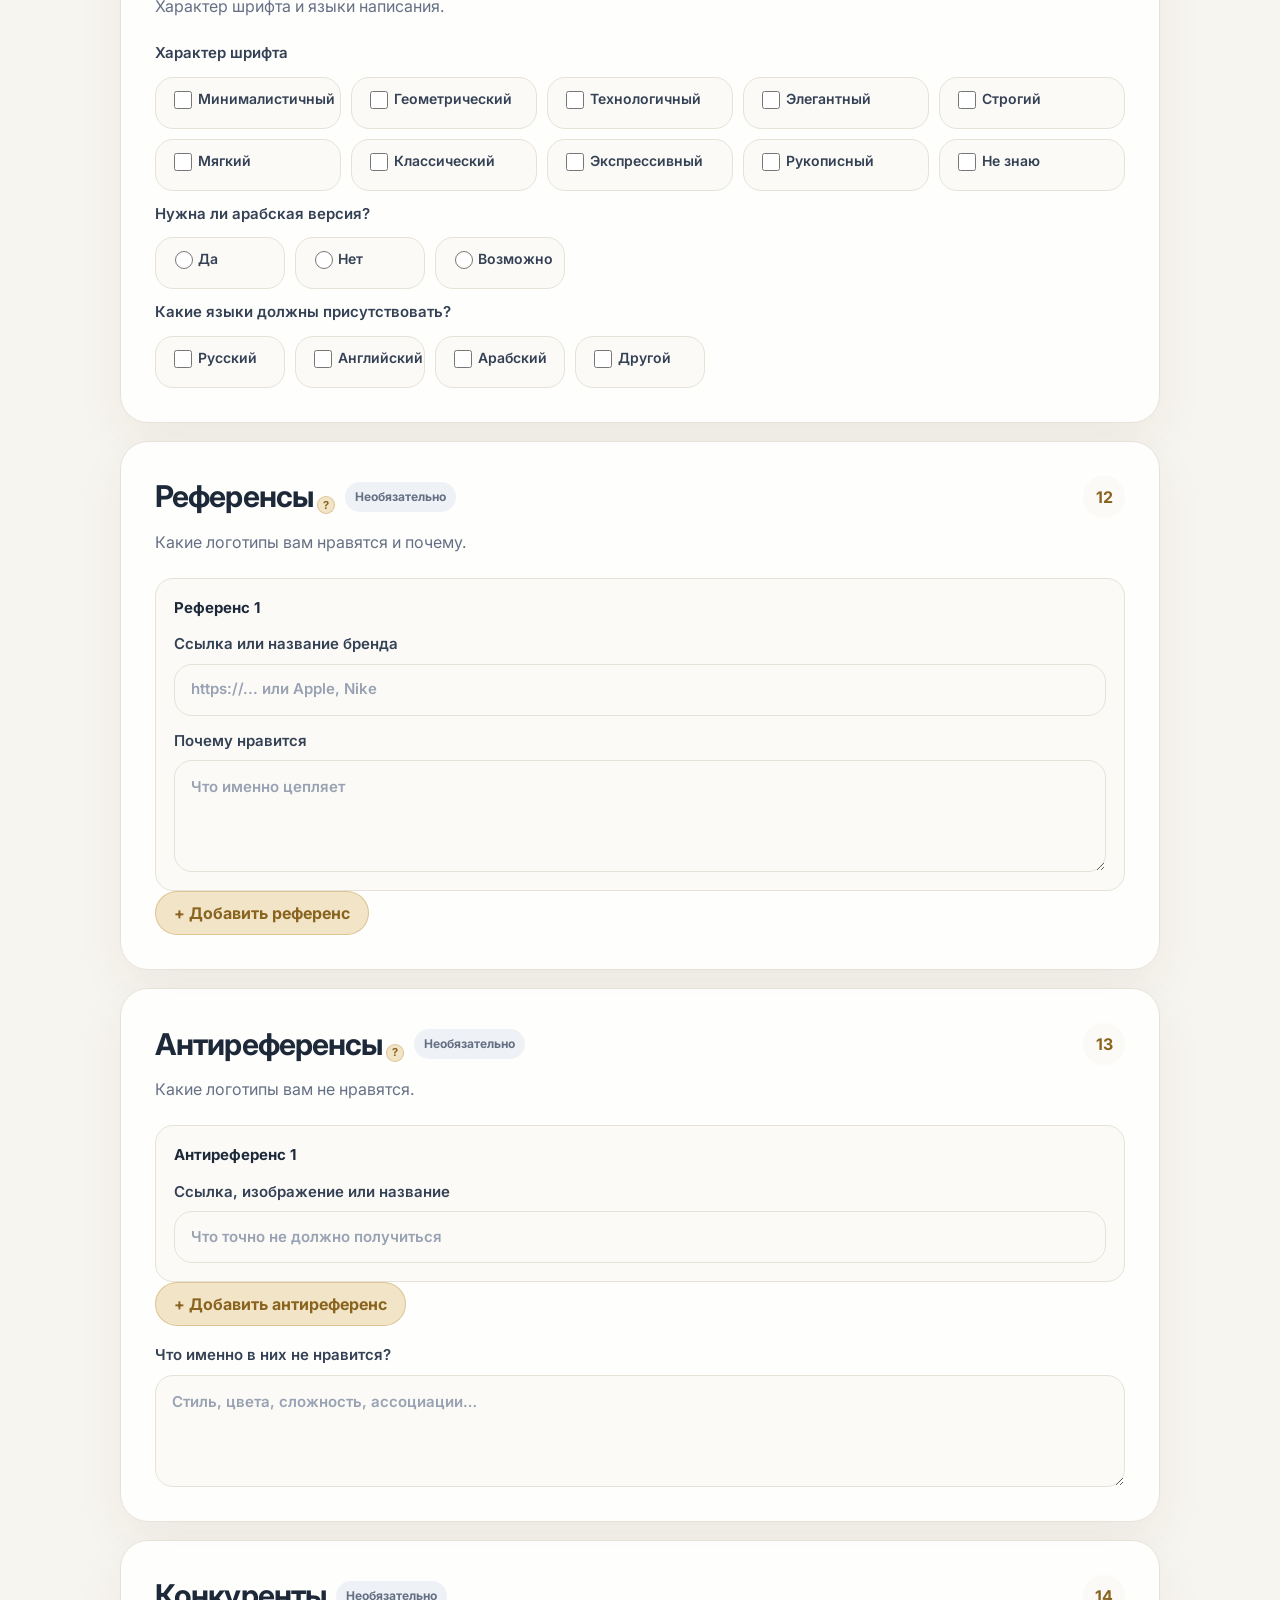
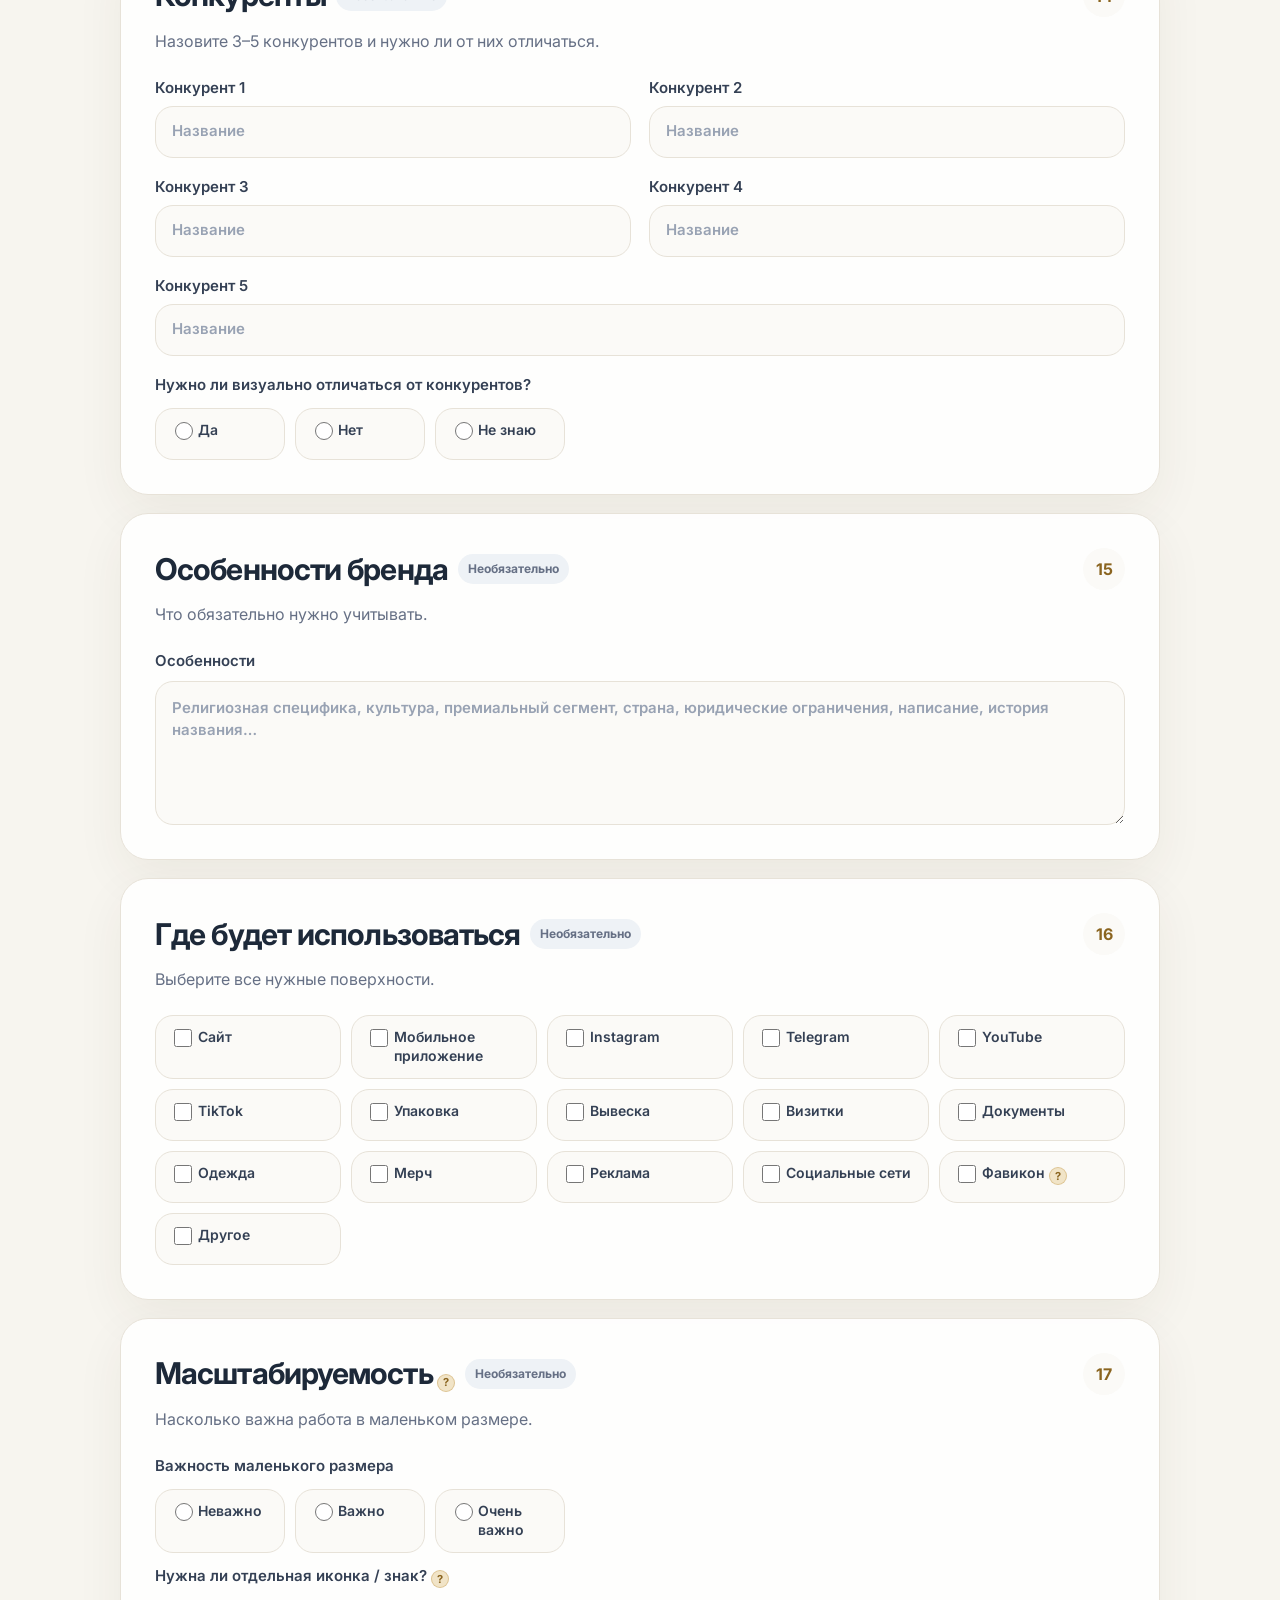
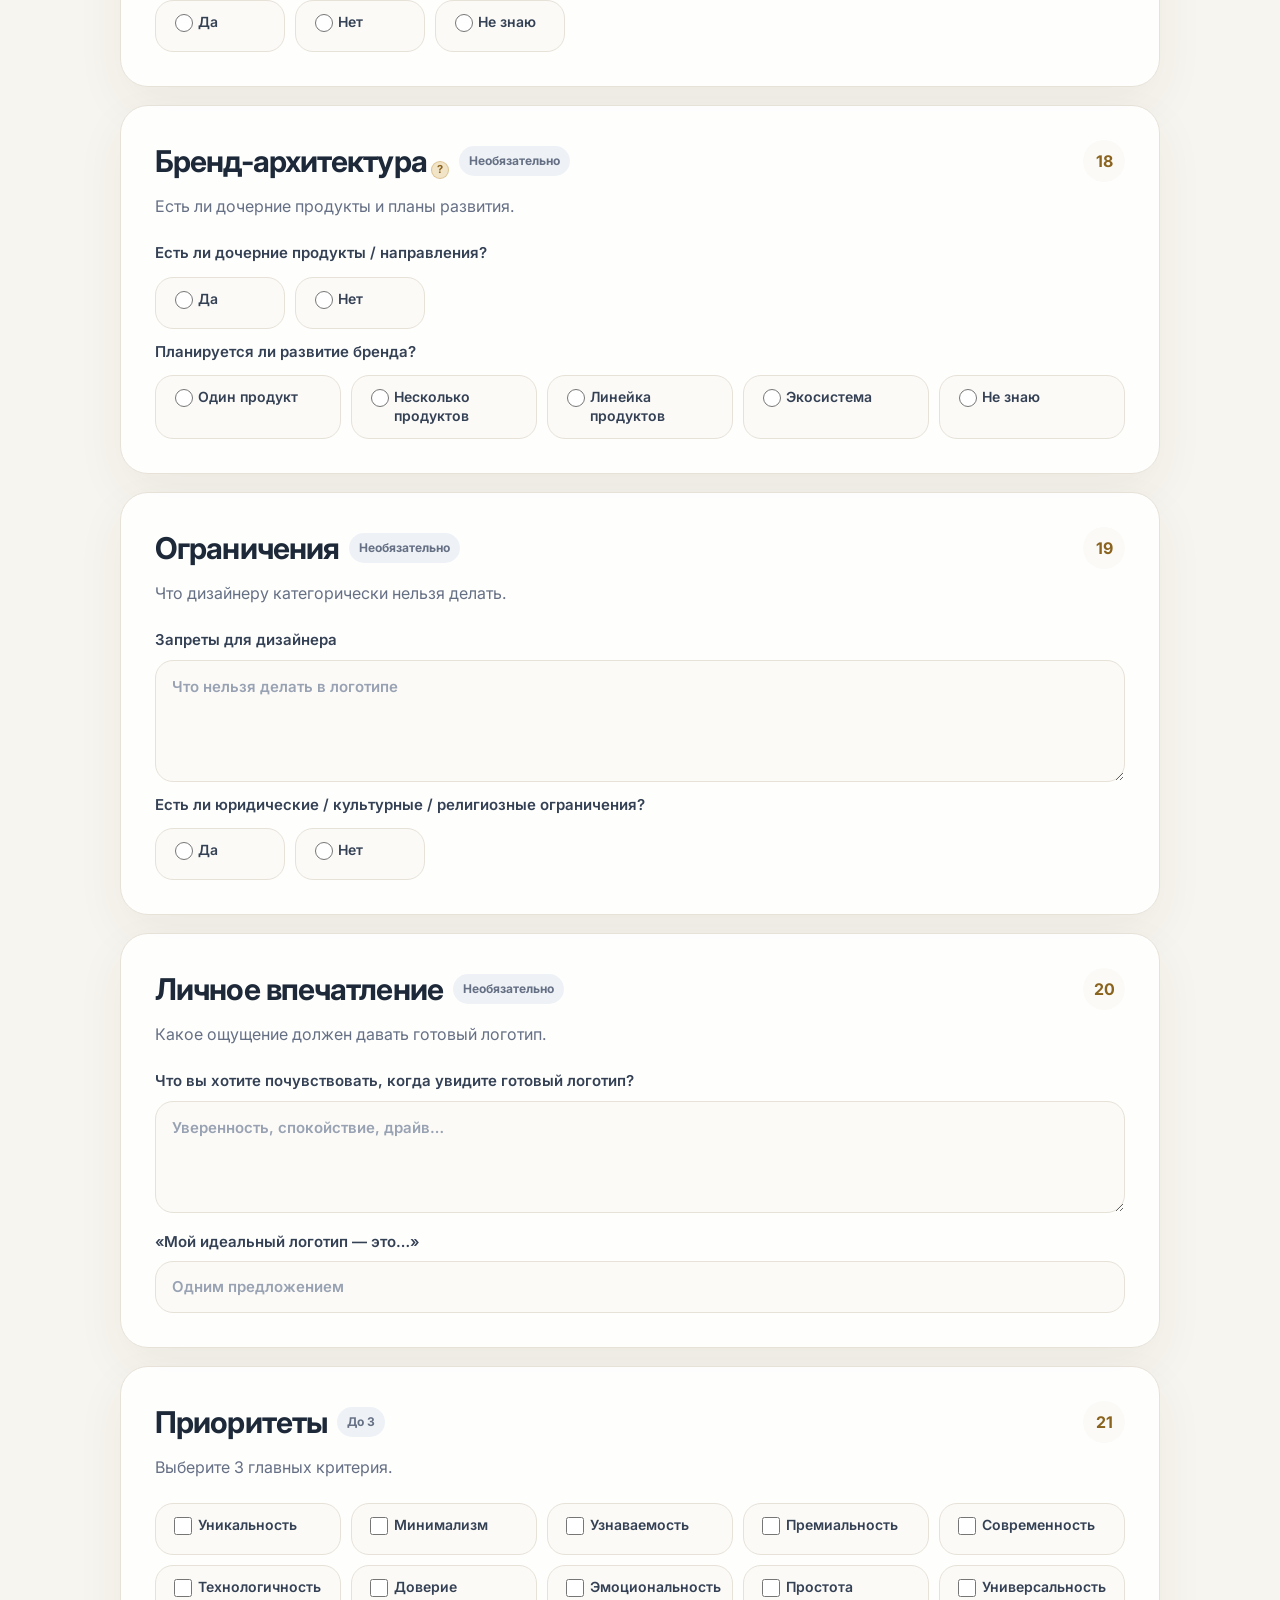
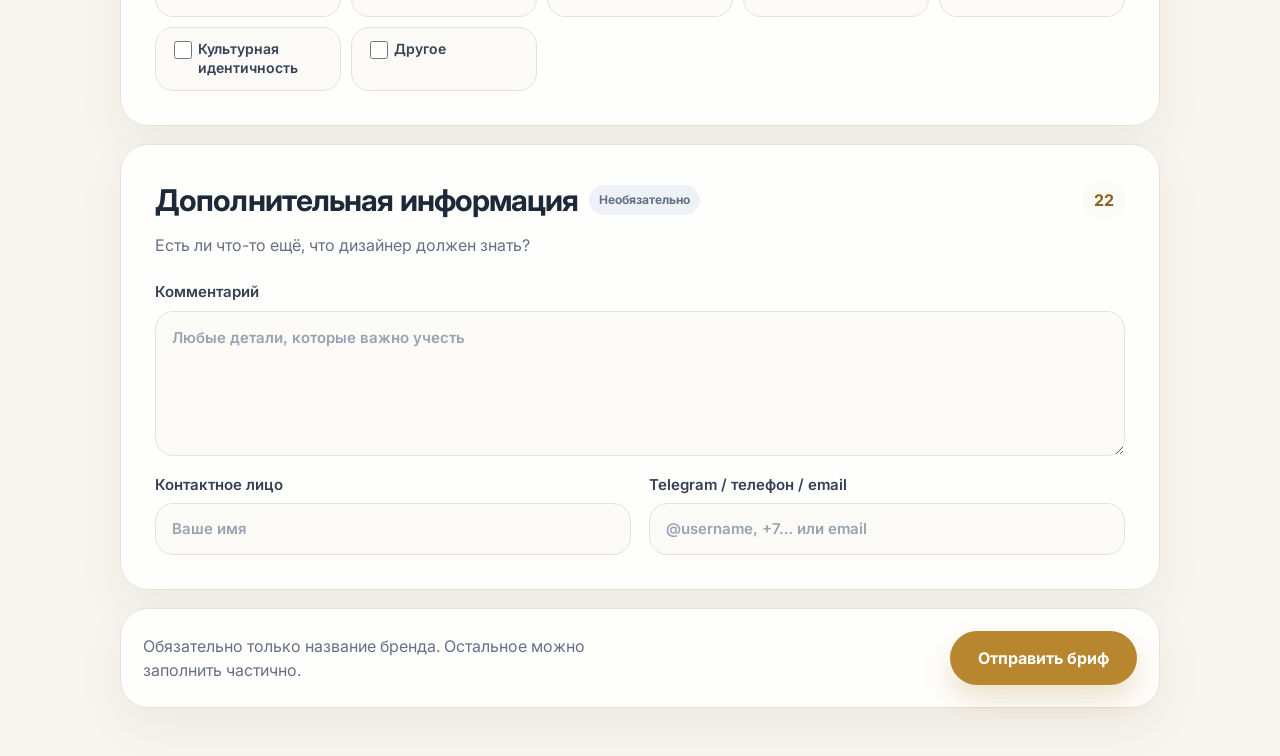
<file: logo/index.html>
<!doctype html>
<html lang="ru">
  <head>
    <meta charset="UTF-8" />
    <meta name="viewport" content="width=device-width, initial-scale=1.0" />
    <title>Бриф на создание логотипа</title>
    <link rel="preconnect" href="https://fonts.googleapis.com" />
    <link rel="preconnect" href="https://fonts.gstatic.com" crossorigin />
    <link
      href="https://fonts.googleapis.com/css2?family=Inter:wght@400;500;600;700&display=swap"
      rel="stylesheet"
    />
    <link rel="stylesheet" href="../styles.css" />
    <link rel="stylesheet" href="styles.css" />
  </head>
  <body>
    <main class="page">
      <section class="hero" aria-labelledby="page-title">
        <div class="hero__badge">Бриф на логотип</div>
        <h1 id="page-title">Создадим логотип, который соответствует вашему бизнесу</h1>
        <p>
          Ответьте на несколько вопросов. Необязательно быть дизайнером — большинство вопросов
          имеют готовые варианты ответов.
        </p>
        <p class="hero__hint">
          Ответьте на вопросы — мы получим бриф и подготовим логотип под ваш бренд.
        </p>
        <p>
          <a href="/">← К брифу калькулятора</a>
        </p>
      </section>

      <nav class="brief-nav" aria-label="Навигация по брифу">
        <a href="#brand" class="brief-nav__link is-active">Бренд</a>
        <a href="#business" class="brief-nav__link">Бизнес</a>
        <a href="#product" class="brief-nav__link">Продукт</a>
        <a href="#audience" class="brief-nav__link">Аудитория</a>
        <a href="#positioning" class="brief-nav__link">Позиция</a>
        <a href="#personality" class="brief-nav__link">Характер</a>
        <a href="#visual" class="brief-nav__link">Стиль</a>
        <a href="#logo-type" class="brief-nav__link">Тип</a>
        <a href="#symbolism" class="brief-nav__link">Символы</a>
        <a href="#colors" class="brief-nav__link">Цвета</a>
        <a href="#typography" class="brief-nav__link">Шрифт</a>
        <a href="#references" class="brief-nav__link">Референсы</a>
        <a href="#anti-references" class="brief-nav__link">Анти</a>
        <a href="#competitors" class="brief-nav__link">Конкуренты</a>
        <a href="#features" class="brief-nav__link">Особенности</a>
        <a href="#usage" class="brief-nav__link">Где</a>
        <a href="#scalability" class="brief-nav__link">Масштаб</a>
        <a href="#architecture" class="brief-nav__link">Архитектура</a>
        <a href="#constraints" class="brief-nav__link">Ограничения</a>
        <a href="#impression" class="brief-nav__link">Впечатление</a>
        <a href="#priorities" class="brief-nav__link">Приоритеты</a>
        <a href="#extra" class="brief-nav__link">Ещё</a>
      </nav>

      <form class="brief-form" id="brief-form">
        <section class="form-section" id="brand" aria-labelledby="brand-title">
          <div class="section-heading">
            <span class="section-number">01</span>
            <div>
              <div class="section-title">
                <h2 id="brand-title">О бренде</h2>
                <span class="section-meta section-meta--required">Обязательно</span>
              </div>
              <p>Как называется бренд и есть ли у него слоган.</p>
            </div>
          </div>

          <div class="form-grid">
            <label class="form-grid__wide">
              <span class="field-label">Название бренда <span class="required-badge">Обязательно</span></span>
              <input name="brandName" type="text" placeholder="Например, MURABUY" required />
            </label>
            <label class="form-grid__wide">
              Дополнительное написание
              <input name="brandNameAlt" type="text" placeholder="Английская, арабская или другая версия" />
            </label>
            <div class="form-grid__wide field-group">
              <p class="field-group__title">Есть ли у бренда слоган?</p>
              <div class="choice-grid choice-grid--compact" data-choice-group="hasSlogan">
                <label class="choice-option">
                  <input name="hasSlogan" type="radio" value="Да" data-show="slogan-field" />
                  Да
                </label>
                <label class="choice-option">
                  <input name="hasSlogan" type="radio" value="Нет" />
                  Нет
                </label>
              </div>
              <label class="conditional-field" id="slogan-field" data-depends="hasSlogan" data-when="Да">
                Слоган
                <input name="slogan" type="text" placeholder="Короткая фраза бренда" />
              </label>
            </div>
          </div>
        </section>

        <section class="form-section" id="business" aria-labelledby="business-title">
          <div class="section-heading">
            <span class="section-number">02</span>
            <div>
              <div class="section-title">
                <h2 id="business-title">О бизнесе</h2>
                <span class="section-meta">Необязательно</span>
              </div>
              <p>Чем занимается бизнес и что вы продаёте.</p>
            </div>
          </div>

          <div class="field-group">
            <p class="field-group__title">Категории бизнеса</p>
            <div class="choice-grid">
              <label class="choice-option"><input name="businessCategories" type="checkbox" value="E-commerce" /> E-commerce</label>
              <label class="choice-option"><input name="businessCategories" type="checkbox" value="IT / Software" /> IT / Software</label>
              <label class="choice-option"><input name="businessCategories" type="checkbox" value="Финансы" /> Финансы</label>
              <label class="choice-option"><input name="businessCategories" type="checkbox" value="Образование" /> Образование</label>
              <label class="choice-option"><input name="businessCategories" type="checkbox" value="Медицина" /> Медицина</label>
              <label class="choice-option"><input name="businessCategories" type="checkbox" value="Ресторан / Food" /> Ресторан / Food</label>
              <label class="choice-option"><input name="businessCategories" type="checkbox" value="Одежда / Fashion" /> Одежда / Fashion</label>
              <label class="choice-option"><input name="businessCategories" type="checkbox" value="Красота" /> Красота</label>
              <label class="choice-option"><input name="businessCategories" type="checkbox" value="Строительство" /> Строительство</label>
              <label class="choice-option"><input name="businessCategories" type="checkbox" value="Недвижимость" /> Недвижимость</label>
              <label class="choice-option"><input name="businessCategories" type="checkbox" value="Услуги" /> Услуги</label>
              <label class="choice-option"><input name="businessCategories" type="checkbox" value="Медиа" /> Медиа</label>
              <label class="choice-option"><input name="businessCategories" type="checkbox" value="Спорт" /> Спорт</label>
              <label class="choice-option"><input name="businessCategories" type="checkbox" value="Исламские продукты / услуги" /> Исламские продукты / услуги</label>
              <label class="choice-option"><input name="businessCategories" type="checkbox" value="Технологии / Electronics" /> Технологии / Electronics</label>
              <label class="choice-option"><input name="businessCategories" type="checkbox" value="Другое" data-show="business-other" /> Другое</label>
            </div>
            <label class="conditional-field" id="business-other" data-depends-checkbox="businessCategories" data-when="Другое">
              Если «Другое»
              <input name="businessOther" type="text" placeholder="Укажите свою категорию" />
            </label>
            <label>
              Кратко опишите бизнес
              <textarea name="businessDescription" rows="4" placeholder="Что вы продаёте или какую услугу предоставляете?"></textarea>
            </label>
          </div>
        </section>

        <section class="form-section" id="product" aria-labelledby="product-title">
          <div class="section-heading">
            <span class="section-number">03</span>
            <div>
              <div class="section-title">
                <h2 id="product-title">Продукт / услуга</h2>
                <span class="section-meta">Необязательно</span>
              </div>
              <p>Что является ядром предложения.</p>
            </div>
          </div>

          <div class="form-grid">
            <label class="form-grid__wide">
              Основной продукт или услуга
              <textarea name="mainProduct" rows="3" placeholder="Главное, что вы предлагаете клиентам"></textarea>
            </label>
            <label class="form-grid__wide">
              Ключевые продукты или услуги
              <textarea name="keyProducts" rows="3" placeholder="Перечислите важные направления"></textarea>
            </label>
            <div class="form-grid__wide field-group">
              <p class="field-group__title">Есть ли один главный продукт?</p>
              <div class="choice-grid choice-grid--compact">
                <label class="choice-option">
                  <input name="hasHeroProduct" type="radio" value="Да" data-show="hero-product-field" />
                  Да
                </label>
                <label class="choice-option">
                  <input name="hasHeroProduct" type="radio" value="Нет" />
                  Нет
                </label>
              </div>
              <label class="conditional-field" id="hero-product-field" data-depends="hasHeroProduct" data-when="Да">
                Главный продукт
                <input name="heroProduct" type="text" placeholder="Название главного продукта" />
              </label>
            </div>
          </div>
        </section>

        <section class="form-section" id="audience" aria-labelledby="audience-title">
          <div class="section-heading">
            <span class="section-number">04</span>
            <div>
              <div class="section-title">
                <h2 id="audience-title">Целевая аудитория</h2>
                <span class="section-meta">Необязательно</span>
              </div>
              <p>Для кого предназначен бренд.</p>
            </div>
          </div>

          <div class="field-group">
            <p class="field-group__title">Основные группы</p>
            <div class="choice-grid">
              <label class="choice-option"><input name="audienceGroups" type="checkbox" value="Подростки" /> Подростки</label>
              <label class="choice-option"><input name="audienceGroups" type="checkbox" value="Молодёжь" /> Молодёжь</label>
              <label class="choice-option"><input name="audienceGroups" type="checkbox" value="Взрослые" /> Взрослые</label>
              <label class="choice-option"><input name="audienceGroups" type="checkbox" value="Семьи" /> Семьи</label>
              <label class="choice-option"><input name="audienceGroups" type="checkbox" value="Предприниматели" /> Предприниматели</label>
              <label class="choice-option"><input name="audienceGroups" type="checkbox" value="Профессионалы" /> Профессионалы</label>
              <label class="choice-option"><input name="audienceGroups" type="checkbox" value="Премиум-аудитория" /> Премиум-аудитория</label>
              <label class="choice-option"><input name="audienceGroups" type="checkbox" value="Массовый рынок" /> Массовый рынок</label>
              <label class="choice-option"><input name="audienceGroups" type="checkbox" value="Дети / родители" /> Дети / родители</label>
              <label class="choice-option"><input name="audienceGroups" type="checkbox" value="Корпоративные клиенты" /> Корпоративные клиенты</label>
              <label class="choice-option"><input name="audienceGroups" type="checkbox" value="Другое" /> Другое</label>
            </div>

            <p class="field-group__title">Возраст аудитории</p>
            <div class="choice-grid choice-grid--compact">
              <label class="choice-option"><input name="audienceAge" type="radio" value="До 18" /> До 18</label>
              <label class="choice-option"><input name="audienceAge" type="radio" value="18–25" /> 18–25</label>
              <label class="choice-option"><input name="audienceAge" type="radio" value="25–35" /> 25–35</label>
              <label class="choice-option"><input name="audienceAge" type="radio" value="35–50" /> 35–50</label>
              <label class="choice-option"><input name="audienceAge" type="radio" value="50+" /> 50+</label>
              <label class="choice-option"><input name="audienceAge" type="radio" value="Разный" /> Разный</label>
            </div>

            <p class="field-group__title">География</p>
            <div class="choice-grid">
              <label class="choice-option"><input name="geography" type="checkbox" value="Локальный рынок" /> Локальный рынок</label>
              <label class="choice-option"><input name="geography" type="checkbox" value="Один город" /> Один город</label>
              <label class="choice-option"><input name="geography" type="checkbox" value="Одна страна" /> Одна страна</label>
              <label class="choice-option"><input name="geography" type="checkbox" value="Несколько стран" /> Несколько стран</label>
              <label class="choice-option"><input name="geography" type="checkbox" value="Международный рынок" /> Международный рынок</label>
            </div>

            <label>
              Страны / регионы
              <input name="regions" type="text" placeholder="Например, Россия, ОАЭ, Казахстан" />
            </label>
          </div>
        </section>

        <section class="form-section" id="positioning" aria-labelledby="positioning-title">
          <div class="section-heading">
            <span class="section-number">05</span>
            <div>
              <div class="section-title">
                <h2 id="positioning-title">Позиционирование</h2>
                <span class="section-meta">До 5</span>
              </div>
              <p>Как бренд должен восприниматься.</p>
            </div>
          </div>

          <div class="field-group">
            <p class="field-hint">Выберите до 5 характеристик.</p>
            <div class="choice-grid" data-max-checks="5" data-max-label="позиционирование">
              <label class="choice-option"><input name="positioning" type="checkbox" value="Премиальный" /> Премиальный</label>
              <label class="choice-option"><input name="positioning" type="checkbox" value="Доступный" /> Доступный</label>
              <label class="choice-option"><input name="positioning" type="checkbox" value="Современный" /> Современный</label>
              <label class="choice-option"><input name="positioning" type="checkbox" value="Технологичный" /> Технологичный</label>
              <label class="choice-option"><input name="positioning" type="checkbox" value="Надёжный" /> Надёжный</label>
              <label class="choice-option"><input name="positioning" type="checkbox" value="Минималистичный" /> Минималистичный</label>
              <label class="choice-option"><input name="positioning" type="checkbox" value="Элегантный" /> Элегантный</label>
              <label class="choice-option"><input name="positioning" type="checkbox" value="Молодёжный" /> Молодёжный</label>
              <label class="choice-option"><input name="positioning" type="checkbox" value="Строгий" /> Строгий</label>
              <label class="choice-option"><input name="positioning" type="checkbox" value="Дружелюбный" /> Дружелюбный</label>
              <label class="choice-option"><input name="positioning" type="checkbox" value="Смелый" /> Смелый</label>
              <label class="choice-option"><input name="positioning" type="checkbox" value="Спокойный" /> Спокойный</label>
              <label class="choice-option"><input name="positioning" type="checkbox" value="Экологичный" /> Экологичный</label>
              <label class="choice-option"><input name="positioning" type="checkbox" value="Инновационный" /> Инновационный</label>
              <label class="choice-option"><input name="positioning" type="checkbox" value="Традиционный" /> Традиционный</label>
              <label class="choice-option"><input name="positioning" type="checkbox" value="Экспертный" /> Экспертный</label>
              <label class="choice-option"><input name="positioning" type="checkbox" value="Люксовый" /> Люксовый</label>
              <label class="choice-option"><input name="positioning" type="checkbox" value="Массовый" /> Массовый</label>
              <label class="choice-option"><input name="positioning" type="checkbox" value="Другой" data-show="positioning-other" /> Другой</label>
            </div>
            <label class="conditional-field" id="positioning-other" data-depends-checkbox="positioning" data-when="Другой">
              Своя характеристика
              <input name="positioningOther" type="text" placeholder="Опишите восприятие бренда" />
            </label>
          </div>
        </section>

        <section class="form-section" id="personality" aria-labelledby="personality-title">
          <div class="section-heading">
            <span class="section-number">06</span>
            <div>
              <div class="section-title">
                <h2 id="personality-title">Характер бренда</h2>
                <span class="section-meta">До 5</span>
              </div>
              <p>Если бы бренд был человеком, каким бы он был?</p>
            </div>
          </div>

          <div class="choice-grid" data-max-checks="5" data-max-label="характер бренда">
            <label class="choice-option"><input name="personality" type="checkbox" value="Спокойный" /> Спокойный</label>
            <label class="choice-option"><input name="personality" type="checkbox" value="Уверенный" /> Уверенный</label>
            <label class="choice-option"><input name="personality" type="checkbox" value="Сдержанный" /> Сдержанный</label>
            <label class="choice-option"><input name="personality" type="checkbox" value="Энергичный" /> Энергичный</label>
            <label class="choice-option"><input name="personality" type="checkbox" value="Амбициозный" /> Амбициозный</label>
            <label class="choice-option"><input name="personality" type="checkbox" value="Интеллектуальный" /> Интеллектуальный</label>
            <label class="choice-option"><input name="personality" type="checkbox" value="Дружелюбный" /> Дружелюбный</label>
            <label class="choice-option"><input name="personality" type="checkbox" value="Строгий" /> Строгий</label>
            <label class="choice-option"><input name="personality" type="checkbox" value="Смелый" /> Смелый</label>
            <label class="choice-option"><input name="personality" type="checkbox" value="Элегантный" /> Элегантный</label>
            <label class="choice-option"><input name="personality" type="checkbox" value="Молодой" /> Молодой</label>
            <label class="choice-option"><input name="personality" type="checkbox" value="Солидный" /> Солидный</label>
            <label class="choice-option"><input name="personality" type="checkbox" value="Традиционный" /> Традиционный</label>
            <label class="choice-option"><input name="personality" type="checkbox" value="Современный" /> Современный</label>
            <label class="choice-option"><input name="personality" type="checkbox" value="Экспрессивный" /> Экспрессивный</label>
            <label class="choice-option"><input name="personality" type="checkbox" value="Минималистичный" /> Минималистичный</label>
          </div>
        </section>

        <section class="form-section" id="visual" aria-labelledby="visual-title">
          <div class="section-heading">
            <span class="section-number">07</span>
            <div>
              <div class="section-title">
                <h2 id="visual-title">Визуальный стиль</h2>
                <span class="section-meta">Необязательно</span>
              </div>
              <p>Какой стиль вам ближе и насколько минималистичным должен быть логотип.</p>
            </div>
          </div>

          <div class="field-group">
            <p class="field-group__title">Стиль</p>
            <div class="choice-grid">
              <label class="choice-option"><input name="visualStyle" type="checkbox" value="Minimal" /> Minimal</label>
              <label class="choice-option"><input name="visualStyle" type="checkbox" value="Modern" /> Modern</label>
              <label class="choice-option"><input name="visualStyle" type="checkbox" value="Premium" /> Premium</label>
              <label class="choice-option"><input name="visualStyle" type="checkbox" value="Luxury" /> Luxury</label>
              <label class="choice-option"><input name="visualStyle" type="checkbox" value="Tech" /> Tech</label>
              <label class="choice-option"><input name="visualStyle" type="checkbox" value="Corporate" /> Corporate</label>
              <label class="choice-option"><input name="visualStyle" type="checkbox" value="Editorial" /> Editorial</label>
              <label class="choice-option"><input name="visualStyle" type="checkbox" value="Geometric" /> Geometric</label>
              <label class="choice-option"><input name="visualStyle" type="checkbox" value="Organic" /> Organic</label>
              <label class="choice-option"><input name="visualStyle" type="checkbox" value="Bold" /> Bold</label>
              <label class="choice-option"><input name="visualStyle" type="checkbox" value="Friendly" /> Friendly</label>
              <label class="choice-option"><input name="visualStyle" type="checkbox" value="Elegant" /> Elegant</label>
              <label class="choice-option"><input name="visualStyle" type="checkbox" value="Classic" /> Classic</label>
              <label class="choice-option"><input name="visualStyle" type="checkbox" value="Retro" /> Retro</label>
              <label class="choice-option"><input name="visualStyle" type="checkbox" value="Futuristic" /> Futuristic</label>
              <label class="choice-option"><input name="visualStyle" type="checkbox" value="Handcrafted" /> Handcrafted</label>
              <label class="choice-option"><input name="visualStyle" type="checkbox" value="Experimental" /> Experimental</label>
            </div>

            <p class="field-group__title">Насколько минималистичным должен быть логотип?</p>
            <div class="scale-options">
              <label class="choice-option"><input name="minimalismLevel" type="radio" value="1" /> 1</label>
              <label class="choice-option"><input name="minimalismLevel" type="radio" value="2" /> 2</label>
              <label class="choice-option"><input name="minimalismLevel" type="radio" value="3" /> 3</label>
              <label class="choice-option"><input name="minimalismLevel" type="radio" value="4" /> 4</label>
              <label class="choice-option"><input name="minimalismLevel" type="radio" value="5" /> 5</label>
            </div>
            <div class="scale-labels">
              <span>1 — максимально простой</span>
              <span>5 — более сложный</span>
            </div>
          </div>
        </section>

        <section class="form-section" id="logo-type" aria-labelledby="logo-type-title">
          <div class="section-heading">
            <span class="section-number">08</span>
            <div>
              <div class="section-title">
                <h2 id="logo-type-title">Тип логотипа</h2>
                <span class="section-meta">Необязательно</span>
              </div>
              <p>Можно выбрать несколько вариантов.</p>
            </div>
          </div>

          <div class="choice-grid">
            <label class="choice-option"><input name="logoTypes" type="checkbox" value="Wordmark — только название" /> Wordmark — только название</label>
            <label class="choice-option"><input name="logoTypes" type="checkbox" value="Lettermark — инициалы / буквы" /> Lettermark — инициалы / буквы</label>
            <label class="choice-option"><input name="logoTypes" type="checkbox" value="Symbol — отдельный символ" /> Symbol — отдельный символ</label>
            <label class="choice-option"><input name="logoTypes" type="checkbox" value="Combination — символ + название" /> Combination — символ + название</label>
            <label class="choice-option"><input name="logoTypes" type="checkbox" value="Emblem — эмблема" /> Emblem — эмблема</label>
            <label class="choice-option"><input name="logoTypes" type="checkbox" value="Mascot — персонаж" /> Mascot — персонаж</label>
            <label class="choice-option"><input name="logoTypes" type="checkbox" value="Abstract — абстрактный знак" /> Abstract — абстрактный знак</label>
            <label class="choice-option"><input name="logoTypes" type="checkbox" value="Не знаю — предложите варианты" /> Не знаю — предложите варианты</label>
          </div>
        </section>

        <section class="form-section" id="symbolism" aria-labelledby="symbolism-title">
          <div class="section-heading">
            <span class="section-number">09</span>
            <div>
              <div class="section-title">
                <h2 id="symbolism-title">Символика</h2>
                <span class="section-meta">Необязательно</span>
              </div>
              <p>Какие образы можно и нельзя использовать.</p>
            </div>
          </div>

          <div class="field-group">
            <p class="field-group__title">Хотите использовать конкретный символ?</p>
            <div class="choice-grid choice-grid--compact">
              <label class="choice-option">
                <input name="wantsSymbol" type="radio" value="Да" data-show="symbol-field" />
                Да
              </label>
              <label class="choice-option">
                <input name="wantsSymbol" type="radio" value="Нет" />
                Нет
              </label>
              <label class="choice-option">
                <input name="wantsSymbol" type="radio" value="Не знаю" />
                Не знаю
              </label>
            </div>
            <label class="conditional-field" id="symbol-field" data-depends="wantsSymbol" data-when="Да">
              Какой символ?
              <textarea name="desiredSymbol" rows="3" placeholder="Опишите символ или идею"></textarea>
            </label>
            <label>
              Образы или идеи, которые должны быть отражены
              <textarea name="symbolIdeas" rows="3" placeholder="Технологии, доверие, природа, исламская геометрия, рост…"></textarea>
            </label>
            <label>
              Символы, которые нельзя использовать
              <textarea name="forbiddenSymbols" rows="3" placeholder="Что категорически исключить"></textarea>
            </label>
          </div>
        </section>

        <section class="form-section" id="colors" aria-labelledby="colors-title">
          <div class="section-heading">
            <span class="section-number">10</span>
            <div>
              <div class="section-title">
                <h2 id="colors-title">Цвета</h2>
                <span class="section-meta">Необязательно</span>
              </div>
              <p>Предпочтительные и запрещённые цвета.</p>
            </div>
          </div>

          <div class="field-group">
            <p class="field-group__title">Какие цвета вам нравятся?</p>
            <div class="choice-grid">
              <label class="choice-option"><input name="likedColors" type="checkbox" value="Чёрный" /> Чёрный</label>
              <label class="choice-option"><input name="likedColors" type="checkbox" value="Белый" /> Белый</label>
              <label class="choice-option"><input name="likedColors" type="checkbox" value="Серый" /> Серый</label>
              <label class="choice-option"><input name="likedColors" type="checkbox" value="Синий" /> Синий</label>
              <label class="choice-option"><input name="likedColors" type="checkbox" value="Голубой" /> Голубой</label>
              <label class="choice-option"><input name="likedColors" type="checkbox" value="Зелёный" /> Зелёный</label>
              <label class="choice-option"><input name="likedColors" type="checkbox" value="Изумрудный" /> Изумрудный</label>
              <label class="choice-option"><input name="likedColors" type="checkbox" value="Красный" /> Красный</label>
              <label class="choice-option"><input name="likedColors" type="checkbox" value="Бордовый" /> Бордовый</label>
              <label class="choice-option"><input name="likedColors" type="checkbox" value="Оранжевый" /> Оранжевый</label>
              <label class="choice-option"><input name="likedColors" type="checkbox" value="Жёлтый" /> Жёлтый</label>
              <label class="choice-option"><input name="likedColors" type="checkbox" value="Фиолетовый" /> Фиолетовый</label>
              <label class="choice-option"><input name="likedColors" type="checkbox" value="Розовый" /> Розовый</label>
              <label class="choice-option"><input name="likedColors" type="checkbox" value="Коричневый" /> Коричневый</label>
              <label class="choice-option"><input name="likedColors" type="checkbox" value="Бежевый" /> Бежевый</label>
              <label class="choice-option"><input name="likedColors" type="checkbox" value="Золотой" /> Золотой</label>
              <label class="choice-option"><input name="likedColors" type="checkbox" value="Серебряный" /> Серебряный</label>
              <label class="choice-option"><input name="likedColors" type="checkbox" value="Другое" data-show="colors-other" /> Другое</label>
            </div>
            <label class="conditional-field" id="colors-other" data-depends-checkbox="likedColors" data-when="Другое">
              Свой цвет
              <input name="likedColorsOther" type="text" placeholder="Опишите или укажите HEX" />
            </label>
            <label>
              Конкретные цвета бренда (HEX / RGB / Pantone)
              <input name="brandColors" type="text" placeholder="#1D2939, #B8862F" />
            </label>
            <label>
              Какие цвета использовать нельзя
              <textarea name="forbiddenColors" rows="3" placeholder="Цвета, которые нужно исключить"></textarea>
            </label>
          </div>
        </section>

        <section class="form-section" id="typography" aria-labelledby="typography-title">
          <div class="section-heading">
            <span class="section-number">11</span>
            <div>
              <div class="section-title">
                <h2 id="typography-title">Типографика</h2>
                <span class="section-meta">Необязательно</span>
              </div>
              <p>Характер шрифта и языки написания.</p>
            </div>
          </div>

          <div class="field-group">
            <p class="field-group__title">Характер шрифта</p>
            <div class="choice-grid">
              <label class="choice-option"><input name="typographyStyle" type="checkbox" value="Минималистичный" /> Минималистичный</label>
              <label class="choice-option"><input name="typographyStyle" type="checkbox" value="Геометрический" /> Геометрический</label>
              <label class="choice-option"><input name="typographyStyle" type="checkbox" value="Технологичный" /> Технологичный</label>
              <label class="choice-option"><input name="typographyStyle" type="checkbox" value="Элегантный" /> Элегантный</label>
              <label class="choice-option"><input name="typographyStyle" type="checkbox" value="Строгий" /> Строгий</label>
              <label class="choice-option"><input name="typographyStyle" type="checkbox" value="Мягкий" /> Мягкий</label>
              <label class="choice-option"><input name="typographyStyle" type="checkbox" value="Классический" /> Классический</label>
              <label class="choice-option"><input name="typographyStyle" type="checkbox" value="Экспрессивный" /> Экспрессивный</label>
              <label class="choice-option"><input name="typographyStyle" type="checkbox" value="Рукописный" /> Рукописный</label>
              <label class="choice-option"><input name="typographyStyle" type="checkbox" value="Не знаю" /> Не знаю</label>
            </div>

            <p class="field-group__title">Нужна ли арабская версия?</p>
            <div class="choice-grid choice-grid--compact">
              <label class="choice-option"><input name="needsArabic" type="radio" value="Да" /> Да</label>
              <label class="choice-option"><input name="needsArabic" type="radio" value="Нет" /> Нет</label>
              <label class="choice-option"><input name="needsArabic" type="radio" value="Возможно" /> Возможно</label>
            </div>

            <p class="field-group__title">Какие языки должны присутствовать?</p>
            <div class="choice-grid choice-grid--compact">
              <label class="choice-option"><input name="languages" type="checkbox" value="Русский" /> Русский</label>
              <label class="choice-option"><input name="languages" type="checkbox" value="Английский" /> Английский</label>
              <label class="choice-option"><input name="languages" type="checkbox" value="Арабский" /> Арабский</label>
              <label class="choice-option"><input name="languages" type="checkbox" value="Другой" data-show="languages-other" /> Другой</label>
            </div>
            <label class="conditional-field" id="languages-other" data-depends-checkbox="languages" data-when="Другой">
              Другой язык
              <input name="languagesOther" type="text" placeholder="Укажите язык" />
            </label>
          </div>
        </section>

        <section class="form-section" id="references" aria-labelledby="references-title">
          <div class="section-heading">
            <span class="section-number">12</span>
            <div>
              <div class="section-title">
                <h2 id="references-title">Референсы</h2>
                <span class="section-meta">Необязательно</span>
              </div>
              <p>Какие логотипы вам нравятся и почему.</p>
            </div>
          </div>

          <div class="reference-list" id="references-list" data-kind="reference" data-max="5">
            <div class="reference-card" data-item>
              <div class="reference-card__header">
                <h3 class="reference-card__title">Референс 1</h3>
              </div>
              <label>
                Ссылка или название бренда
                <input name="referenceUrl1" type="text" placeholder="https://... или Apple, Nike" />
              </label>
              <label>
                Почему нравится
                <textarea name="referenceWhy1" rows="2" placeholder="Что именно цепляет"></textarea>
              </label>
            </div>
          </div>
          <button type="button" class="secondary-button add-item-button" data-add="references-list">
            + Добавить референс
          </button>
        </section>

        <section class="form-section" id="anti-references" aria-labelledby="anti-references-title">
          <div class="section-heading">
            <span class="section-number">13</span>
            <div>
              <div class="section-title">
                <h2 id="anti-references-title">Антиреференсы</h2>
                <span class="section-meta">Необязательно</span>
              </div>
              <p>Какие логотипы вам не нравятся.</p>
            </div>
          </div>

          <div class="reference-list" id="anti-references-list" data-kind="anti" data-max="5">
            <div class="reference-card" data-item>
              <div class="reference-card__header">
                <h3 class="reference-card__title">Антиреференс 1</h3>
              </div>
              <label>
                Ссылка, изображение или название
                <input name="antiReferenceUrl1" type="text" placeholder="Что точно не должно получиться" />
              </label>
            </div>
          </div>
          <button type="button" class="secondary-button add-item-button" data-add="anti-references-list">
            + Добавить антиреференс
          </button>

          <label style="margin-top: 18px">
            Что именно в них не нравится?
            <textarea name="antiReferenceWhy" rows="3" placeholder="Стиль, цвета, сложность, ассоциации…"></textarea>
          </label>
        </section>

        <section class="form-section" id="competitors" aria-labelledby="competitors-title">
          <div class="section-heading">
            <span class="section-number">14</span>
            <div>
              <div class="section-title">
                <h2 id="competitors-title">Конкуренты</h2>
                <span class="section-meta">Необязательно</span>
              </div>
              <p>Назовите 3–5 конкурентов и нужно ли от них отличаться.</p>
            </div>
          </div>

          <div class="form-grid">
            <label><span class="field-label">Конкурент 1</span><input name="competitor1" type="text" placeholder="Название" /></label>
            <label><span class="field-label">Конкурент 2</span><input name="competitor2" type="text" placeholder="Название" /></label>
            <label><span class="field-label">Конкурент 3</span><input name="competitor3" type="text" placeholder="Название" /></label>
            <label><span class="field-label">Конкурент 4</span><input name="competitor4" type="text" placeholder="Название" /></label>
            <label class="form-grid__wide"><span class="field-label">Конкурент 5</span><input name="competitor5" type="text" placeholder="Название" /></label>
            <div class="form-grid__wide field-group">
              <p class="field-group__title">Нужно ли визуально отличаться от конкурентов?</p>
              <div class="choice-grid choice-grid--compact">
                <label class="choice-option">
                  <input name="differentiate" type="radio" value="Да" data-show="differentiate-field" />
                  Да
                </label>
                <label class="choice-option">
                  <input name="differentiate" type="radio" value="Нет" />
                  Нет
                </label>
                <label class="choice-option">
                  <input name="differentiate" type="radio" value="Не знаю" />
                  Не знаю
                </label>
              </div>
              <label class="conditional-field" id="differentiate-field" data-depends="differentiate" data-when="Да">
                Чем отличаться?
                <textarea name="differentiateHow" rows="3" placeholder="Цвет, стиль, символика, тон…"></textarea>
              </label>
            </div>
          </div>
        </section>

        <section class="form-section" id="features" aria-labelledby="features-title">
          <div class="section-heading">
            <span class="section-number">15</span>
            <div>
              <div class="section-title">
                <h2 id="features-title">Особенности бренда</h2>
                <span class="section-meta">Необязательно</span>
              </div>
              <p>Что обязательно нужно учитывать.</p>
            </div>
          </div>

          <label>
            Особенности
            <textarea
              name="brandFeatures"
              rows="5"
              placeholder="Религиозная специфика, культура, премиальный сегмент, страна, юридические ограничения, написание, история названия…"
            ></textarea>
          </label>
        </section>

        <section class="form-section" id="usage" aria-labelledby="usage-title">
          <div class="section-heading">
            <span class="section-number">16</span>
            <div>
              <div class="section-title">
                <h2 id="usage-title">Где будет использоваться</h2>
                <span class="section-meta">Необязательно</span>
              </div>
              <p>Выберите все нужные поверхности.</p>
            </div>
          </div>

          <div class="choice-grid">
            <label class="choice-option"><input name="usage" type="checkbox" value="Сайт" /> Сайт</label>
            <label class="choice-option"><input name="usage" type="checkbox" value="Мобильное приложение" /> Мобильное приложение</label>
            <label class="choice-option"><input name="usage" type="checkbox" value="Instagram" /> Instagram</label>
            <label class="choice-option"><input name="usage" type="checkbox" value="Telegram" /> Telegram</label>
            <label class="choice-option"><input name="usage" type="checkbox" value="YouTube" /> YouTube</label>
            <label class="choice-option"><input name="usage" type="checkbox" value="TikTok" /> TikTok</label>
            <label class="choice-option"><input name="usage" type="checkbox" value="Упаковка" /> Упаковка</label>
            <label class="choice-option"><input name="usage" type="checkbox" value="Вывеска" /> Вывеска</label>
            <label class="choice-option"><input name="usage" type="checkbox" value="Визитки" /> Визитки</label>
            <label class="choice-option"><input name="usage" type="checkbox" value="Документы" /> Документы</label>
            <label class="choice-option"><input name="usage" type="checkbox" value="Одежда" /> Одежда</label>
            <label class="choice-option"><input name="usage" type="checkbox" value="Мерч" /> Мерч</label>
            <label class="choice-option"><input name="usage" type="checkbox" value="Реклама" /> Реклама</label>
            <label class="choice-option"><input name="usage" type="checkbox" value="Социальные сети" /> Социальные сети</label>
            <label class="choice-option"><input name="usage" type="checkbox" value="Фавикон" /> Фавикон</label>
            <label class="choice-option"><input name="usage" type="checkbox" value="Другое" data-show="usage-other" /> Другое</label>
          </div>
          <label class="conditional-field" id="usage-other" data-depends-checkbox="usage" data-when="Другое" style="margin-top: 12px">
            Другое применение
            <input name="usageOther" type="text" placeholder="Где ещё будет логотип" />
          </label>
        </section>

        <section class="form-section" id="scalability" aria-labelledby="scalability-title">
          <div class="section-heading">
            <span class="section-number">17</span>
            <div>
              <div class="section-title">
                <h2 id="scalability-title">Масштабируемость</h2>
                <span class="section-meta">Необязательно</span>
              </div>
              <p>Насколько важна работа в маленьком размере.</p>
            </div>
          </div>

          <div class="field-group">
            <p class="field-group__title">Важность маленького размера</p>
            <div class="choice-grid choice-grid--compact">
              <label class="choice-option"><input name="smallSizeImportance" type="radio" value="Неважно" /> Неважно</label>
              <label class="choice-option"><input name="smallSizeImportance" type="radio" value="Важно" /> Важно</label>
              <label class="choice-option"><input name="smallSizeImportance" type="radio" value="Очень важно" /> Очень важно</label>
            </div>

            <p class="field-group__title">Нужна ли отдельная иконка / знак?</p>
            <div class="choice-grid choice-grid--compact">
              <label class="choice-option"><input name="needsIcon" type="radio" value="Да" /> Да</label>
              <label class="choice-option"><input name="needsIcon" type="radio" value="Нет" /> Нет</label>
              <label class="choice-option"><input name="needsIcon" type="radio" value="Не знаю" /> Не знаю</label>
            </div>
          </div>
        </section>

        <section class="form-section" id="architecture" aria-labelledby="architecture-title">
          <div class="section-heading">
            <span class="section-number">18</span>
            <div>
              <div class="section-title">
                <h2 id="architecture-title">Бренд-архитектура</h2>
                <span class="section-meta">Необязательно</span>
              </div>
              <p>Есть ли дочерние продукты и планы развития.</p>
            </div>
          </div>

          <div class="field-group">
            <p class="field-group__title">Есть ли дочерние продукты / направления?</p>
            <div class="choice-grid choice-grid--compact">
              <label class="choice-option">
                <input name="hasSubbrands" type="radio" value="Да" data-show="subbrands-field" />
                Да
              </label>
              <label class="choice-option">
                <input name="hasSubbrands" type="radio" value="Нет" />
                Нет
              </label>
            </div>
            <label class="conditional-field" id="subbrands-field" data-depends="hasSubbrands" data-when="Да">
              Какие направления?
              <textarea name="subbrands" rows="3" placeholder="Перечислите продукты или направления"></textarea>
            </label>

            <p class="field-group__title">Планируется ли развитие бренда?</p>
            <div class="choice-grid">
              <label class="choice-option"><input name="brandGrowth" type="radio" value="Один продукт" /> Один продукт</label>
              <label class="choice-option"><input name="brandGrowth" type="radio" value="Несколько продуктов" /> Несколько продуктов</label>
              <label class="choice-option"><input name="brandGrowth" type="radio" value="Линейка продуктов" /> Линейка продуктов</label>
              <label class="choice-option"><input name="brandGrowth" type="radio" value="Экосистема" /> Экосистема</label>
              <label class="choice-option"><input name="brandGrowth" type="radio" value="Не знаю" /> Не знаю</label>
            </div>
          </div>
        </section>

        <section class="form-section" id="constraints" aria-labelledby="constraints-title">
          <div class="section-heading">
            <span class="section-number">19</span>
            <div>
              <div class="section-title">
                <h2 id="constraints-title">Ограничения</h2>
                <span class="section-meta">Необязательно</span>
              </div>
              <p>Что дизайнеру категорически нельзя делать.</p>
            </div>
          </div>

          <div class="field-group">
            <label>
              Запреты для дизайнера
              <textarea name="designerRestrictions" rows="4" placeholder="Что нельзя делать в логотипе"></textarea>
            </label>
            <p class="field-group__title">Есть ли юридические / культурные / религиозные ограничения?</p>
            <div class="choice-grid choice-grid--compact">
              <label class="choice-option">
                <input name="hasLegalConstraints" type="radio" value="Да" data-show="legal-constraints-field" />
                Да
              </label>
              <label class="choice-option">
                <input name="hasLegalConstraints" type="radio" value="Нет" />
                Нет
              </label>
            </div>
            <label class="conditional-field" id="legal-constraints-field" data-depends="hasLegalConstraints" data-when="Да">
              Опишите ограничения
              <textarea name="legalConstraints" rows="3" placeholder="Юридические, культурные или религиозные требования"></textarea>
            </label>
          </div>
        </section>

        <section class="form-section" id="impression" aria-labelledby="impression-title">
          <div class="section-heading">
            <span class="section-number">20</span>
            <div>
              <div class="section-title">
                <h2 id="impression-title">Личное впечатление</h2>
                <span class="section-meta">Необязательно</span>
              </div>
              <p>Какое ощущение должен давать готовый логотип.</p>
            </div>
          </div>

          <div class="form-grid">
            <label class="form-grid__wide">
              Что вы хотите почувствовать, когда увидите готовый логотип?
              <textarea name="desiredFeeling" rows="3" placeholder="Уверенность, спокойствие, драйв…"></textarea>
            </label>
            <label class="form-grid__wide">
              «Мой идеальный логотип — это…»
              <input name="idealLogoSentence" type="text" placeholder="Одним предложением" />
            </label>
          </div>
        </section>

        <section class="form-section" id="priorities" aria-labelledby="priorities-title">
          <div class="section-heading">
            <span class="section-number">21</span>
            <div>
              <div class="section-title">
                <h2 id="priorities-title">Приоритеты</h2>
                <span class="section-meta">До 3</span>
              </div>
              <p>Выберите 3 главных критерия.</p>
            </div>
          </div>

          <div class="choice-grid" data-max-checks="3" data-max-label="приоритеты">
            <label class="choice-option"><input name="priorities" type="checkbox" value="Уникальность" /> Уникальность</label>
            <label class="choice-option"><input name="priorities" type="checkbox" value="Минимализм" /> Минимализм</label>
            <label class="choice-option"><input name="priorities" type="checkbox" value="Узнаваемость" /> Узнаваемость</label>
            <label class="choice-option"><input name="priorities" type="checkbox" value="Премиальность" /> Премиальность</label>
            <label class="choice-option"><input name="priorities" type="checkbox" value="Современность" /> Современность</label>
            <label class="choice-option"><input name="priorities" type="checkbox" value="Технологичность" /> Технологичность</label>
            <label class="choice-option"><input name="priorities" type="checkbox" value="Доверие" /> Доверие</label>
            <label class="choice-option"><input name="priorities" type="checkbox" value="Эмоциональность" /> Эмоциональность</label>
            <label class="choice-option"><input name="priorities" type="checkbox" value="Простота" /> Простота</label>
            <label class="choice-option"><input name="priorities" type="checkbox" value="Универсальность" /> Универсальность</label>
            <label class="choice-option"><input name="priorities" type="checkbox" value="Культурная идентичность" /> Культурная идентичность</label>
            <label class="choice-option"><input name="priorities" type="checkbox" value="Другое" data-show="priorities-other" /> Другое</label>
          </div>
          <label class="conditional-field" id="priorities-other" data-depends-checkbox="priorities" data-when="Другое" style="margin-top: 12px">
            Свой приоритет
            <input name="prioritiesOther" type="text" placeholder="Укажите критерий" />
          </label>
        </section>

        <section class="form-section" id="extra" aria-labelledby="extra-title">
          <div class="section-heading">
            <span class="section-number">22</span>
            <div>
              <div class="section-title">
                <h2 id="extra-title">Дополнительная информация</h2>
                <span class="section-meta">Необязательно</span>
              </div>
              <p>Есть ли что-то ещё, что дизайнер должен знать?</p>
            </div>
          </div>

          <label>
            Комментарий
            <textarea name="extraInfo" rows="5" placeholder="Любые детали, которые важно учесть"></textarea>
          </label>

          <div class="form-grid" style="margin-top: 18px">
            <label>
              <span class="field-label">Контактное лицо</span>
              <input name="contactName" type="text" placeholder="Ваше имя" />
            </label>
            <label>
              <span class="field-label">Telegram / телефон / email</span>
              <input name="contactInfo" type="text" placeholder="@username, +7… или email" />
            </label>
          </div>
        </section>

        <div class="form-actions">
          <div>
            <p>Обязательно только название бренда. Остальное можно заполнить частично.</p>
            <p class="form-status" id="form-status" role="status"></p>
          </div>
          <button type="submit" id="submit-button">Отправить бриф</button>
        </div>
      </form>

      <section
        class="success-message"
        id="success-message"
        role="dialog"
        aria-modal="true"
        aria-labelledby="success-title"
        hidden
      >
        <div class="success-message__card">
          <span>Готово</span>
          <h2 id="success-title">Спасибо! Бриф успешно отправлен.</h2>
          <p>Мы получили ваши ответы и скоро свяжемся с вами.</p>
          <div class="success-actions">
            <button type="button" id="view-brief">Посмотреть отправленный бриф</button>
            <button type="button" class="ghost-button" id="send-again">Отправить ещё раз</button>
          </div>
        </div>
      </section>

      <section class="brief-review" id="brief-review" aria-labelledby="review-title" hidden>
        <article class="result-card">
          <div class="hero__badge">Ваши ответы</div>
          <h2 id="review-title">Как вы заполнили бриф</h2>
          <p>Ниже — то, что было отправлено. Можно вернуться и отправить бриф ещё раз.</p>

          <div class="result-actions">
            <button type="button" id="back-to-success">Назад</button>
            <button type="button" class="ghost-button" id="edit-from-review">Отправить ещё раз</button>
          </div>

          <div class="summary-block" id="summary-block"></div>
        </article>
      </section>
    </main>

    <script src="script.js"></script>
  </body>
</html>
</file>
<file: styles.css>
:root {
  --bg: #f7f5ef;
  --surface: #ffffff;
  --surface-muted: #fbfaf7;
  --text: #1d2939;
  --muted: #667085;
  --line: #e7e2d8;
  --accent: #b8862f;
  --accent-dark: #8a641f;
  --accent-soft: #f1e4c7;
  --shadow: 0 24px 70px rgba(64, 48, 24, 0.1);
  --radius-lg: 28px;
  --radius-md: 18px;
  --page-width: 1040px;
}

* {
  box-sizing: border-box;
}

html {
  scroll-behavior: smooth;
}

body {
  margin: 0;
  min-width: 320px;
  background:
    radial-gradient(circle at top left, rgba(184, 134, 47, 0.14), transparent 34rem),
    var(--bg);
  color: var(--text);
  font-family:
    Inter,
    system-ui,
    -apple-system,
    BlinkMacSystemFont,
    "Segoe UI",
    sans-serif;
  line-height: 1.5;
}

body.has-modal {
  overflow: hidden;
}

button,
input,
select,
textarea {
  font: inherit;
}

button {
  cursor: pointer;
}

.page {
  width: min(100% - 32px, var(--page-width));
  margin: 0 auto;
  padding: 48px 0;
}

.hero {
  margin-bottom: 28px;
  padding: clamp(28px, 5vw, 56px);
  border: 1px solid rgba(184, 134, 47, 0.18);
  border-radius: var(--radius-lg);
  background: linear-gradient(135deg, rgba(255, 255, 255, 0.94), rgba(255, 250, 239, 0.9));
  box-shadow: var(--shadow);
}

.hero__badge,
.success-message span {
  display: inline-flex;
  width: fit-content;
  margin-bottom: 18px;
  padding: 8px 12px;
  border-radius: 999px;
  background: var(--accent-soft);
  color: var(--accent-dark);
  font-size: 14px;
  font-weight: 600;
}

.hero h1 {
  max-width: 760px;
  margin: 0;
  font-size: clamp(36px, 7vw, 68px);
  letter-spacing: -0.06em;
  line-height: 0.98;
}

.hero p {
  max-width: 680px;
  margin: 22px 0 0;
  color: var(--muted);
  font-size: clamp(17px, 2vw, 20px);
}

.hero a {
  color: var(--accent-dark);
  font-weight: 700;
  text-decoration: none;
}

.hero a:hover {
  text-decoration: underline;
}

.hero__hint {
  width: fit-content;
  margin-top: 22px;
  padding: 14px 16px;
  border: 1px solid rgba(184, 134, 47, 0.22);
  border-radius: var(--radius-md);
  background: rgba(241, 228, 199, 0.5);
  color: var(--accent-dark) !important;
  font-size: 16px !important;
  font-weight: 600;
}

.brief-nav {
  position: fixed;
  top: 16px;
  left: 50%;
  z-index: 10;
  display: flex;
  justify-content: center;
  width: min(calc(100% - 32px), var(--page-width));
  gap: 8px;
  margin: 0;
  padding: 10px;
  overflow: hidden;
  border: 1px solid rgba(231, 226, 216, 0.85);
  border-radius: 999px;
  background: rgba(255, 255, 255, 0.86);
  box-shadow: 0 16px 36px rgba(64, 48, 24, 0.08);
  backdrop-filter: blur(14px);
  opacity: 0;
  pointer-events: none;
  scrollbar-width: none;
  transform: translate(-50%, -18px);
  transition:
    opacity 0.22s ease,
    transform 0.22s ease;
}

.brief-nav::-webkit-scrollbar {
  display: none;
}

.brief-nav.is-visible {
  opacity: 1;
  pointer-events: auto;
  transform: translate(-50%, 0);
}

.brief-nav__link {
  flex: 0 0 auto;
  max-width: 0;
  overflow: hidden;
  padding: 9px 0;
  border-radius: 999px;
  color: var(--muted);
  font-size: 14px;
  font-weight: 700;
  opacity: 0;
  pointer-events: none;
  text-decoration: none;
  white-space: nowrap;
  transition:
    background-color 0.2s ease,
    color 0.2s ease,
    max-width 0.25s ease,
    opacity 0.2s ease,
    padding 0.25s ease,
    transform 0.2s ease;
}

.brief-nav:hover,
.brief-nav:focus-within,
.brief-nav.is-expanded {
  justify-content: flex-start;
  overflow-x: auto;
}

.brief-nav:hover .brief-nav__link,
.brief-nav:focus-within .brief-nav__link,
.brief-nav.is-expanded .brief-nav__link {
  max-width: 160px;
  padding: 9px 14px;
  opacity: 1;
  pointer-events: auto;
}

.brief-nav__link:hover {
  color: var(--accent-dark);
  background: rgba(241, 228, 199, 0.5);
}

.brief-nav__link.is-active {
  max-width: 180px;
  padding: 9px 14px;
  background: var(--accent);
  color: #ffffff;
  opacity: 1;
  pointer-events: auto;
  transform: translateY(-1px);
}

.brief-nav__link.is-neighbor {
  max-width: 110px;
  padding: 9px 14px;
  opacity: 0.18;
}

.brief-nav__link.is-neighbor:hover {
  opacity: 1;
}

.brief-form {
  display: grid;
  gap: 18px;
}

.form-section,
.form-actions,
.success-message__card {
  border: 1px solid var(--line);
  border-radius: var(--radius-lg);
  background: rgba(255, 255, 255, 0.9);
  box-shadow: 0 18px 50px rgba(64, 48, 24, 0.06);
}

.form-section {
  padding: clamp(22px, 4vw, 34px);
  scroll-margin-top: 92px;
  transition:
    border-color 0.25s ease,
    box-shadow 0.25s ease,
    transform 0.25s ease;
}

.form-section.is-current {
  border-color: rgba(184, 134, 47, 0.42);
  box-shadow: 0 24px 64px rgba(64, 48, 24, 0.1);
  transform: translateY(-2px);
}

.section-heading {
  display: grid;
  grid-template-columns: 1fr auto;
  align-items: start;
  column-gap: 16px;
  row-gap: 12px;
  margin-bottom: 24px;
}

.section-heading > div {
  display: contents;
}

.section-number {
  display: grid;
  grid-column: 2;
  grid-row: 1;
  width: 42px;
  height: 42px;
  place-items: center;
  border-radius: 50%;
  background: var(--surface-muted);
  color: var(--accent-dark);
  font-weight: 700;
}

.section-title {
  display: flex;
  grid-column: 1;
  grid-row: 1;
  flex-wrap: wrap;
  align-items: center;
  gap: 8px 10px;
  min-height: 42px;
  min-width: 0;
}

.section-heading h2 {
  margin: 0;
  max-width: 100%;
  font-size: clamp(22px, 3vw, 30px);
  letter-spacing: -0.03em;
  line-height: 1.15;
}

.section-meta {
  flex: 0 0 auto;
}

.section-meta,
.required-badge {
  display: inline-flex;
  width: fit-content;
  align-items: center;
  border-radius: 999px;
  font-size: 12px;
  font-weight: 700;
}

.section-meta {
  padding: 6px 10px;
  background: #eef2f6;
  color: #667085;
}

.section-meta--required,
.required-badge {
  background: var(--accent-soft);
  color: var(--accent-dark);
}

.required-badge {
  padding: 4px 8px;
}

.section-heading p {
  grid-column: 1 / -1;
  max-width: 680px;
  margin: 0;
  color: var(--muted);
}

.form-grid {
  display: grid;
  grid-template-columns: repeat(2, minmax(0, 1fr));
  gap: 18px;
}

.form-grid__wide {
  grid-column: 1 / -1;
}

label {
  display: grid;
  gap: 8px;
  color: #344054;
  font-size: 15px;
  font-weight: 600;
}

.field-label {
  display: block;
  line-height: 1.4;
}

.field-label .required-badge,
.field-label .term-tip {
  vertical-align: middle;
}

.field-label .required-badge {
  margin-left: 6px;
}

.term {
  position: relative;
  display: inline;
  max-width: 100%;
}

.term-tip {
  display: inline-grid;
  width: 18px;
  height: 18px;
  place-items: center;
  margin-left: 4px;
  border: 1px solid rgba(184, 134, 47, 0.35);
  border-radius: 50%;
  background: var(--accent-soft);
  color: var(--accent-dark);
  font-size: 11px;
  font-weight: 700;
  line-height: 1;
  padding: 0;
  vertical-align: -0.15em;
  box-shadow: none;
  transition:
    background-color 0.2s ease,
    border-color 0.2s ease,
    transform 0.2s ease;
}

.term-tip:hover,
.term-tip:focus-visible,
.term.is-open .term-tip {
  background: var(--accent);
  border-color: var(--accent);
  color: #ffffff;
  transform: none;
  box-shadow: none;
}

.term-tip:focus-visible {
  outline: 2px solid rgba(184, 134, 47, 0.35);
  outline-offset: 2px;
}

.term-tip__popup {
  position: absolute;
  top: calc(100% + 10px);
  left: 0;
  z-index: 12;
  width: min(320px, calc(100vw - 40px));
  padding: 14px 16px;
  border: 1px solid rgba(184, 134, 47, 0.22);
  border-radius: 14px;
  background: rgba(255, 255, 255, 0.98);
  color: var(--muted);
  font-size: 14px;
  font-weight: 500;
  letter-spacing: normal;
  line-height: 1.5;
  box-shadow: 0 16px 40px rgba(64, 48, 24, 0.14);
  opacity: 0;
  pointer-events: none;
  transform: translateY(-4px);
  transition:
    opacity 0.18s ease,
    transform 0.18s ease;
}

.term.is-open .term-tip__popup {
  opacity: 1;
  pointer-events: auto;
  transform: translateY(0);
}

.section-title .term-tip__popup,
.hero h1 .term-tip__popup {
  left: 50%;
  transform: translate(-50%, -4px);
}

.section-title .term.is-open .term-tip__popup,
.hero h1 .term.is-open .term-tip__popup {
  transform: translate(-50%, 0);
}

@media (hover: hover) {
  .term:hover .term-tip__popup,
  .term:focus-within .term-tip__popup {
    opacity: 1;
    pointer-events: auto;
    transform: translateY(0);
  }

  .section-title .term:hover .term-tip__popup,
  .section-title .term:focus-within .term-tip__popup,
  .hero h1 .term:hover .term-tip__popup,
  .hero h1 .term:focus-within .term-tip__popup {
    transform: translate(-50%, 0);
  }
}

input,
select,
textarea {
  width: 100%;
  border: 1px solid var(--line);
  border-radius: var(--radius-md);
  background: var(--surface-muted);
  color: var(--text);
  outline: none;
  transition:
    border-color 0.2s ease,
    box-shadow 0.2s ease,
    background-color 0.2s ease;
}

input,
select {
  min-height: 52px;
  padding: 0 16px;
}

select {
  appearance: none;
  padding-right: 46px;
  background-image:
    linear-gradient(45deg, transparent 50%, var(--muted) 50%),
    linear-gradient(135deg, var(--muted) 50%, transparent 50%);
  background-position:
    calc(100% - 23px) 50%,
    calc(100% - 17px) 50%;
  background-repeat: no-repeat;
  background-size:
    6px 6px,
    6px 6px;
}

textarea {
  min-height: 112px;
  resize: vertical;
  padding: 15px 16px;
}

input::placeholder,
textarea::placeholder {
  color: #98a2b3;
}

input:focus,
select:focus,
textarea:focus {
  border-color: rgba(184, 134, 47, 0.75);
  background: var(--surface);
  box-shadow: 0 0 0 4px rgba(184, 134, 47, 0.14);
}

.checkbox-grid {
  display: grid;
  grid-template-columns: repeat(2, minmax(0, 1fr));
  gap: 12px;
}

.checkbox-grid label {
  display: grid;
  grid-template-columns: 18px minmax(0, 1fr);
  align-items: start;
  column-gap: 10px;
  min-height: 54px;
  padding: 14px 16px;
  border: 1px solid var(--line);
  border-radius: var(--radius-md);
  background: var(--surface-muted);
  line-height: 1.35;
}

.checkbox-grid label .term {
  display: inline;
}

.checkbox-grid label .term-tip {
  display: inline-grid;
  vertical-align: -0.15em;
  margin-left: 4px;
}

.checkbox-grid input {
  width: 18px;
  min-height: 18px;
  margin-top: 1px;
  accent-color: var(--accent);
}

.form-actions {
  display: flex;
  align-items: center;
  justify-content: space-between;
  gap: 18px;
  padding: 22px;
}

.form-actions p {
  max-width: 520px;
  margin: 0;
  color: var(--muted);
}

.form-status {
  min-height: 22px;
  margin-top: 8px;
  color: #b42318;
  font-size: 14px;
}

.form-status:empty {
  display: none;
}

.form-actions button,
.success-message button {
  min-height: 54px;
  border: 0;
  border-radius: 999px;
  background: var(--accent);
  color: #ffffff;
  font-weight: 700;
  box-shadow: 0 14px 28px rgba(184, 134, 47, 0.24);
  transition:
    transform 0.2s ease,
    background-color 0.2s ease,
    box-shadow 0.2s ease;
}

.form-actions button {
  padding: 0 28px;
  white-space: nowrap;
}

.success-message button {
  padding: 0 24px;
}

.form-actions button:hover,
.success-message button:hover {
  background: var(--accent-dark);
  box-shadow: 0 16px 34px rgba(138, 100, 31, 0.24);
  transform: translateY(-1px);
}

.form-actions button:disabled {
  cursor: wait;
  opacity: 0.72;
  transform: none;
}

.success-message {
  position: fixed;
  inset: 0;
  z-index: 20;
  display: grid;
  place-items: center;
  padding: 20px;
  background: rgba(29, 41, 57, 0.28);
  backdrop-filter: blur(12px);
}

.success-message[hidden] {
  display: none;
}

.success-message__card {
  width: min(100%, 680px);
  padding: clamp(28px, 5vw, 48px);
  border: 1px solid rgba(255, 255, 255, 0.72);
  border-radius: var(--radius-lg);
  background: rgba(255, 255, 255, 0.94);
  box-shadow: 0 28px 90px rgba(29, 41, 57, 0.22);
  text-align: center;
}

.success-message h2 {
  margin: 0;
  font-size: clamp(28px, 5vw, 44px);
  letter-spacing: -0.05em;
  line-height: 1.08;
}

.success-message p {
  margin: 16px auto 26px;
  color: var(--muted);
}

@media (max-width: 760px) {
  .page {
    width: min(100% - 20px, var(--page-width));
    padding: 20px 0;
  }

  .hero {
    margin-bottom: 14px;
  }

  .brief-nav {
    top: 8px;
    width: min(calc(100% - 20px), var(--page-width));
    border-radius: var(--radius-md);
  }

  .brief-nav.is-expanded {
    flex-wrap: wrap;
    max-height: min(52vh, 320px);
    overflow-x: hidden;
    overflow-y: auto;
    border-radius: 22px;
    scrollbar-width: thin;
  }

  .brief-nav.is-expanded::-webkit-scrollbar {
    display: block;
    width: 6px;
  }

  .brief-nav.is-expanded .brief-nav__link {
    max-width: none;
  }

  .form-section {
    scroll-margin-top: 86px;
  }

  .form-grid,
  .checkbox-grid {
    grid-template-columns: 1fr;
  }

  .form-actions {
    align-items: stretch;
    flex-direction: column;
  }

  .form-actions button {
    width: 100%;
  }
}

@media (max-width: 460px) {
  .page {
    width: min(100% - 16px, var(--page-width));
  }

  .hero,
  .form-section,
  .form-actions,
  .success-message__card {
    border-radius: 22px;
  }

  input,
  select,
  textarea,
  .checkbox-grid label {
    border-radius: 16px;
  }
}
</file>
<file: logo/styles.css>
:root {
  --logo-chip-gap: 10px;
}

.hero__actions {
  display: flex;
  flex-wrap: wrap;
  gap: 12px;
  margin-top: 22px;
}

.choice-grid {
  display: grid;
  grid-template-columns: repeat(auto-fill, minmax(180px, 1fr));
  gap: var(--logo-chip-gap);
}

.choice-grid--compact {
  grid-template-columns: repeat(auto-fill, minmax(120px, 1fr));
}

.choice-option {
  display: grid;
  grid-template-columns: 18px minmax(0, 1fr);
  align-items: start;
  column-gap: 10px;
  row-gap: 0;
  min-height: 52px;
  margin: 0;
  padding: 12px 14px;
  border: 1px solid var(--line);
  border-radius: var(--radius-md);
  background: var(--surface-muted);
  color: #344054;
  font-size: 14px;
  font-weight: 600;
  line-height: 1.35;
  cursor: pointer;
  transition:
    border-color 0.2s ease,
    background-color 0.2s ease,
    box-shadow 0.2s ease;
}

.choice-option .term {
  display: inline;
  max-width: none;
}

.choice-option .term-tip {
  display: inline-grid;
  vertical-align: -0.15em;
  margin-left: 4px;
}

.choice-option .term-tip__popup {
  z-index: 16;
  left: auto;
  right: 0;
}

.field-group__title .term {
  display: inline;
}

.field-group__title .term-tip {
  display: inline-grid;
  vertical-align: -0.15em;
  margin-left: 4px;
}

.choice-option:hover {
  border-color: rgba(184, 134, 47, 0.45);
  background: #fff;
}

.choice-option:has(input:checked) {
  border-color: rgba(184, 134, 47, 0.75);
  background: var(--accent-soft);
  box-shadow: 0 0 0 3px rgba(184, 134, 47, 0.12);
}

.choice-option input {
  width: 18px;
  min-height: 18px;
  margin-top: 1px;
  accent-color: var(--accent);
}

.field-hint {
  margin: 0;
  color: var(--muted);
  font-size: 13px;
  font-weight: 500;
}

.field-group {
  display: grid;
  gap: 12px;
}

.field-group__title {
  margin: 0;
  color: #344054;
  font-size: 15px;
  font-weight: 600;
}

.conditional-field {
  display: none;
  margin-top: 4px;
}

.conditional-field.is-visible {
  display: grid;
}

.reference-list {
  display: grid;
  gap: 16px;
}

.reference-card {
  display: grid;
  gap: 14px;
  padding: 18px;
  border: 1px solid var(--line);
  border-radius: var(--radius-md);
  background: var(--surface-muted);
}

.reference-card__header {
  display: flex;
  align-items: center;
  justify-content: space-between;
  gap: 12px;
}

.reference-card__title {
  margin: 0;
  font-size: 15px;
  font-weight: 700;
}

.ghost-button,
.secondary-button {
  min-height: 44px;
  padding: 0 18px;
  border-radius: 999px;
  font-weight: 700;
  transition:
    transform 0.2s ease,
    background-color 0.2s ease,
    border-color 0.2s ease,
    box-shadow 0.2s ease;
}

.ghost-button {
  border: 1px solid var(--line);
  background: transparent;
  color: var(--muted);
}

.ghost-button:hover {
  border-color: rgba(184, 134, 47, 0.45);
  color: var(--accent-dark);
  background: rgba(241, 228, 199, 0.35);
}

.secondary-button {
  border: 1px solid rgba(184, 134, 47, 0.35);
  background: var(--accent-soft);
  color: var(--accent-dark);
}

.secondary-button:hover {
  background: #ead7ad;
  transform: translateY(-1px);
}

.add-item-button {
  justify-self: start;
}

.scale-options {
  display: grid;
  grid-template-columns: repeat(5, minmax(0, 1fr));
  gap: 10px;
}

.scale-options .choice-option {
  display: flex;
  flex-direction: column;
  flex-wrap: nowrap;
  align-items: center;
  justify-content: center;
  gap: 4px;
  grid-template-columns: none;
  min-height: 56px;
  font-size: 18px;
  text-align: center;
}

.scale-options .choice-option input {
  margin: 0;
}

.scale-labels {
  display: flex;
  justify-content: space-between;
  gap: 12px;
  margin-top: 8px;
  color: var(--muted);
  font-size: 13px;
  font-weight: 500;
}

.result-screen {
  display: none;
  gap: 18px;
}

.result-screen.is-visible,
.brief-review.is-visible {
  display: grid;
}

.brief-review {
  display: none;
  gap: 18px;
}

.brief-review[hidden] {
  display: none;
}

.result-card {
  padding: clamp(22px, 4vw, 34px);
  border: 1px solid var(--line);
  border-radius: var(--radius-lg);
  background: rgba(255, 255, 255, 0.9);
  box-shadow: 0 18px 50px rgba(64, 48, 24, 0.06);
}

.result-card h2 {
  margin: 0 0 10px;
  font-size: clamp(26px, 4vw, 40px);
  letter-spacing: -0.04em;
  line-height: 1.1;
}

.result-card > p {
  margin: 0 0 22px;
  color: var(--muted);
  font-size: 17px;
}

.success-actions,
.result-actions {
  display: flex;
  flex-wrap: wrap;
  justify-content: center;
  gap: 10px;
}

.result-actions {
  justify-content: flex-start;
  margin-bottom: 28px;
}

.success-actions {
  margin-top: 8px;
}

.success-actions button,
.result-actions button {
  min-height: 48px;
  padding: 0 20px;
  border: 0;
  border-radius: 999px;
  background: var(--accent);
  color: #fff;
  font-weight: 700;
  box-shadow: 0 14px 28px rgba(184, 134, 47, 0.24);
}

.success-actions .ghost-button,
.result-actions .ghost-button {
  border: 1px solid var(--line);
  background: transparent;
  color: var(--muted);
  box-shadow: none;
}

.success-actions button:hover,
.result-actions button:hover {
  background: var(--accent-dark);
  color: #fff;
  transform: translateY(-1px);
}

.success-actions .ghost-button:hover,
.result-actions .ghost-button:hover {
  border-color: rgba(184, 134, 47, 0.45);
  background: rgba(241, 228, 199, 0.35);
  color: var(--accent-dark);
}

.summary-block {
  display: grid;
  gap: 18px;
}

.summary-item {
  padding: 16px 18px;
  border: 1px solid var(--line);
  border-radius: var(--radius-md);
  background: var(--surface-muted);
}

.summary-item h3 {
  margin: 0 0 8px;
  font-size: 14px;
  font-weight: 700;
  letter-spacing: 0.04em;
  text-transform: uppercase;
  color: var(--accent-dark);
}

.summary-item p {
  margin: 0;
  white-space: pre-wrap;
  color: var(--text);
  font-size: 15px;
  font-weight: 500;
  line-height: 1.55;
}

.brief-form.is-hidden {
  display: none;
}

@media (max-width: 760px) {
  .choice-grid,
  .choice-grid--compact {
    grid-template-columns: 1fr;
  }

  .scale-options {
    grid-template-columns: repeat(5, minmax(0, 1fr));
    gap: 6px;
  }

  .scale-options .choice-option {
    min-height: 48px;
    padding: 8px;
    font-size: 16px;
  }

  .success-actions,
  .result-actions {
    flex-direction: column;
  }

  .success-actions button,
  .result-actions button {
    width: 100%;
  }
}
</file>
